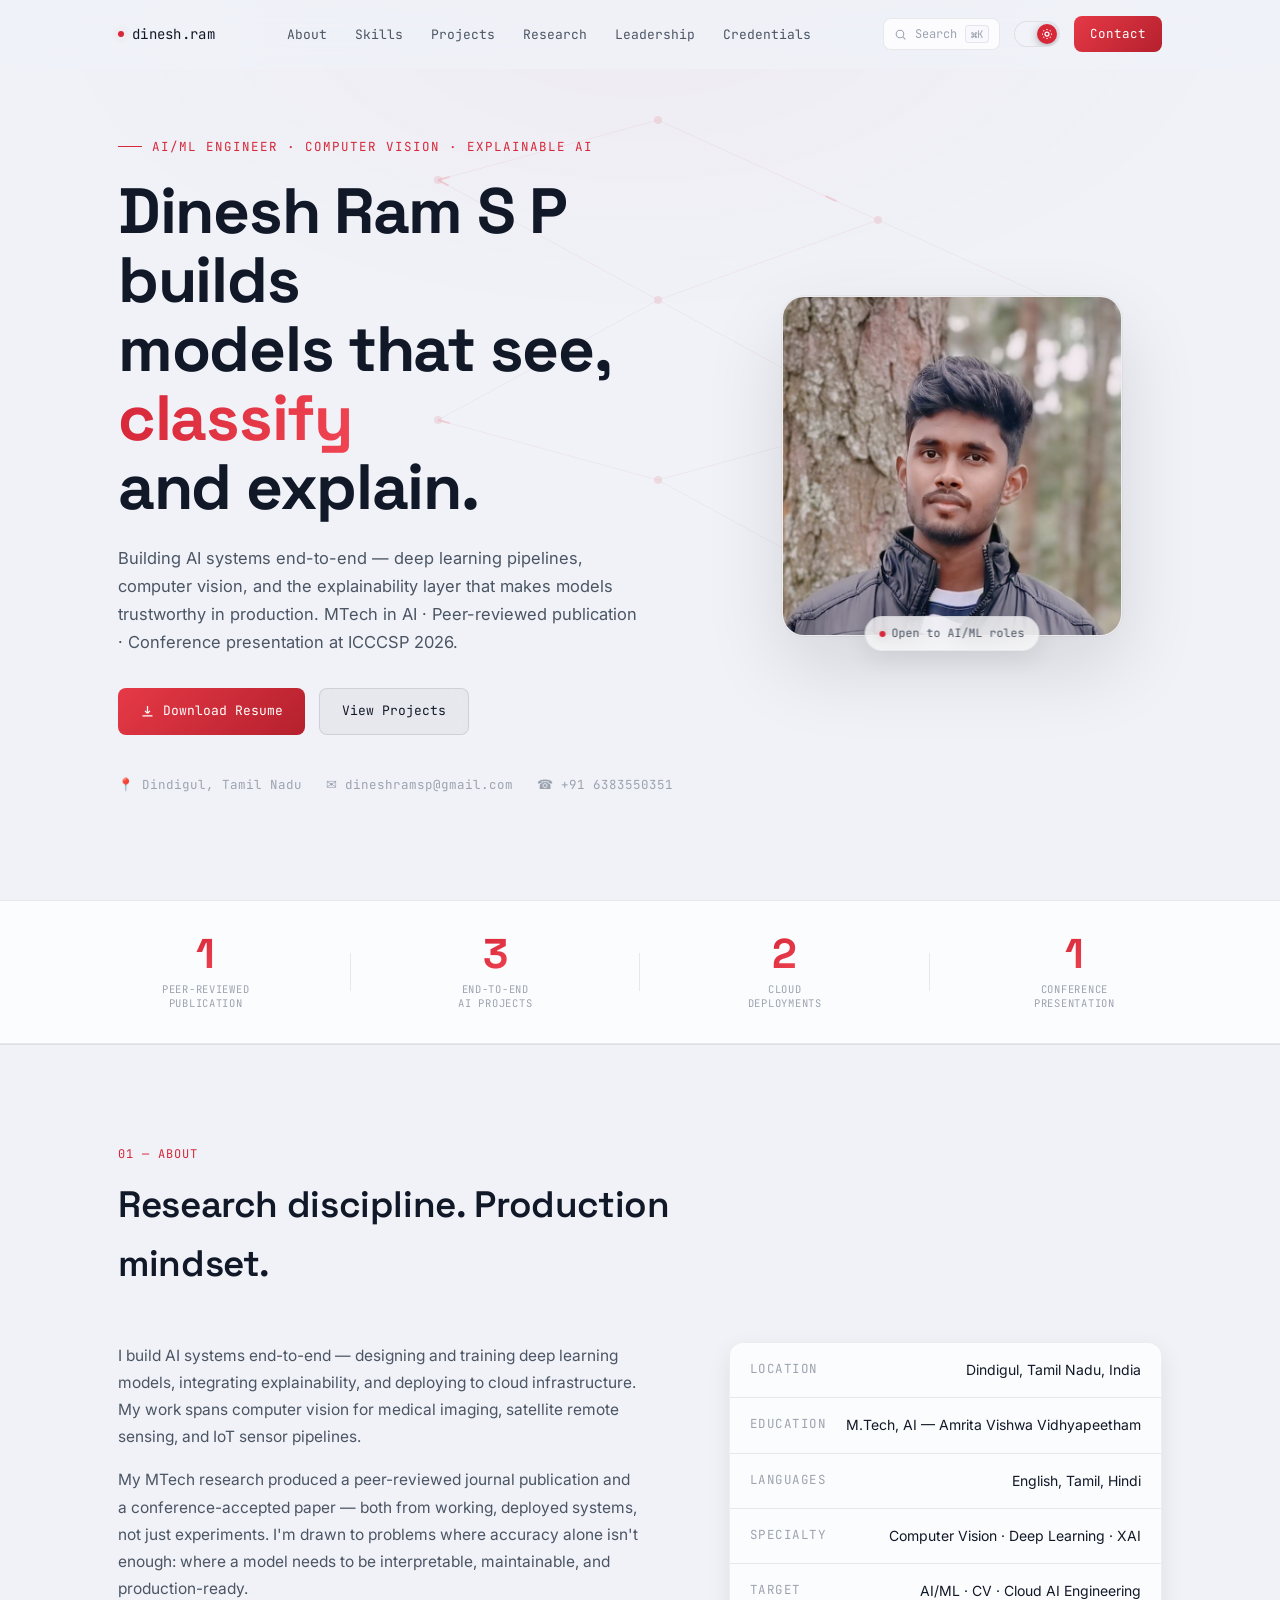
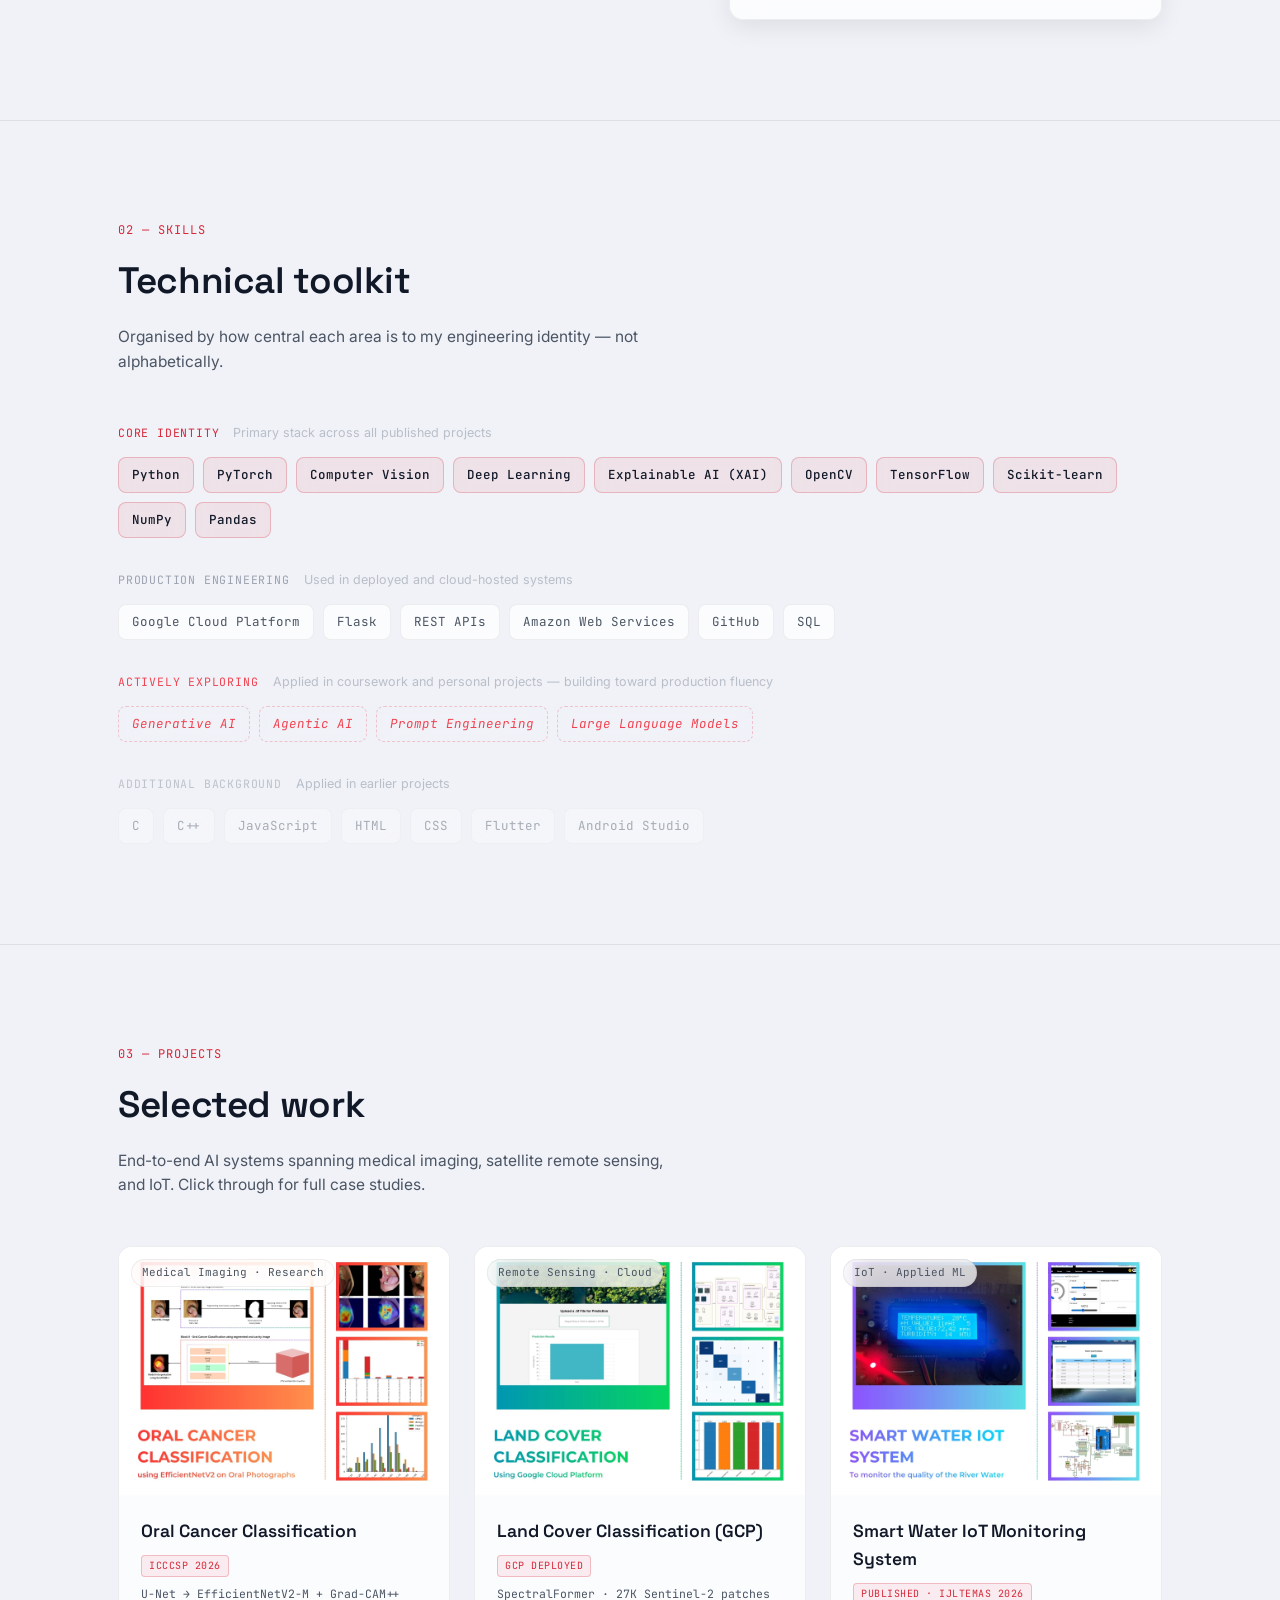
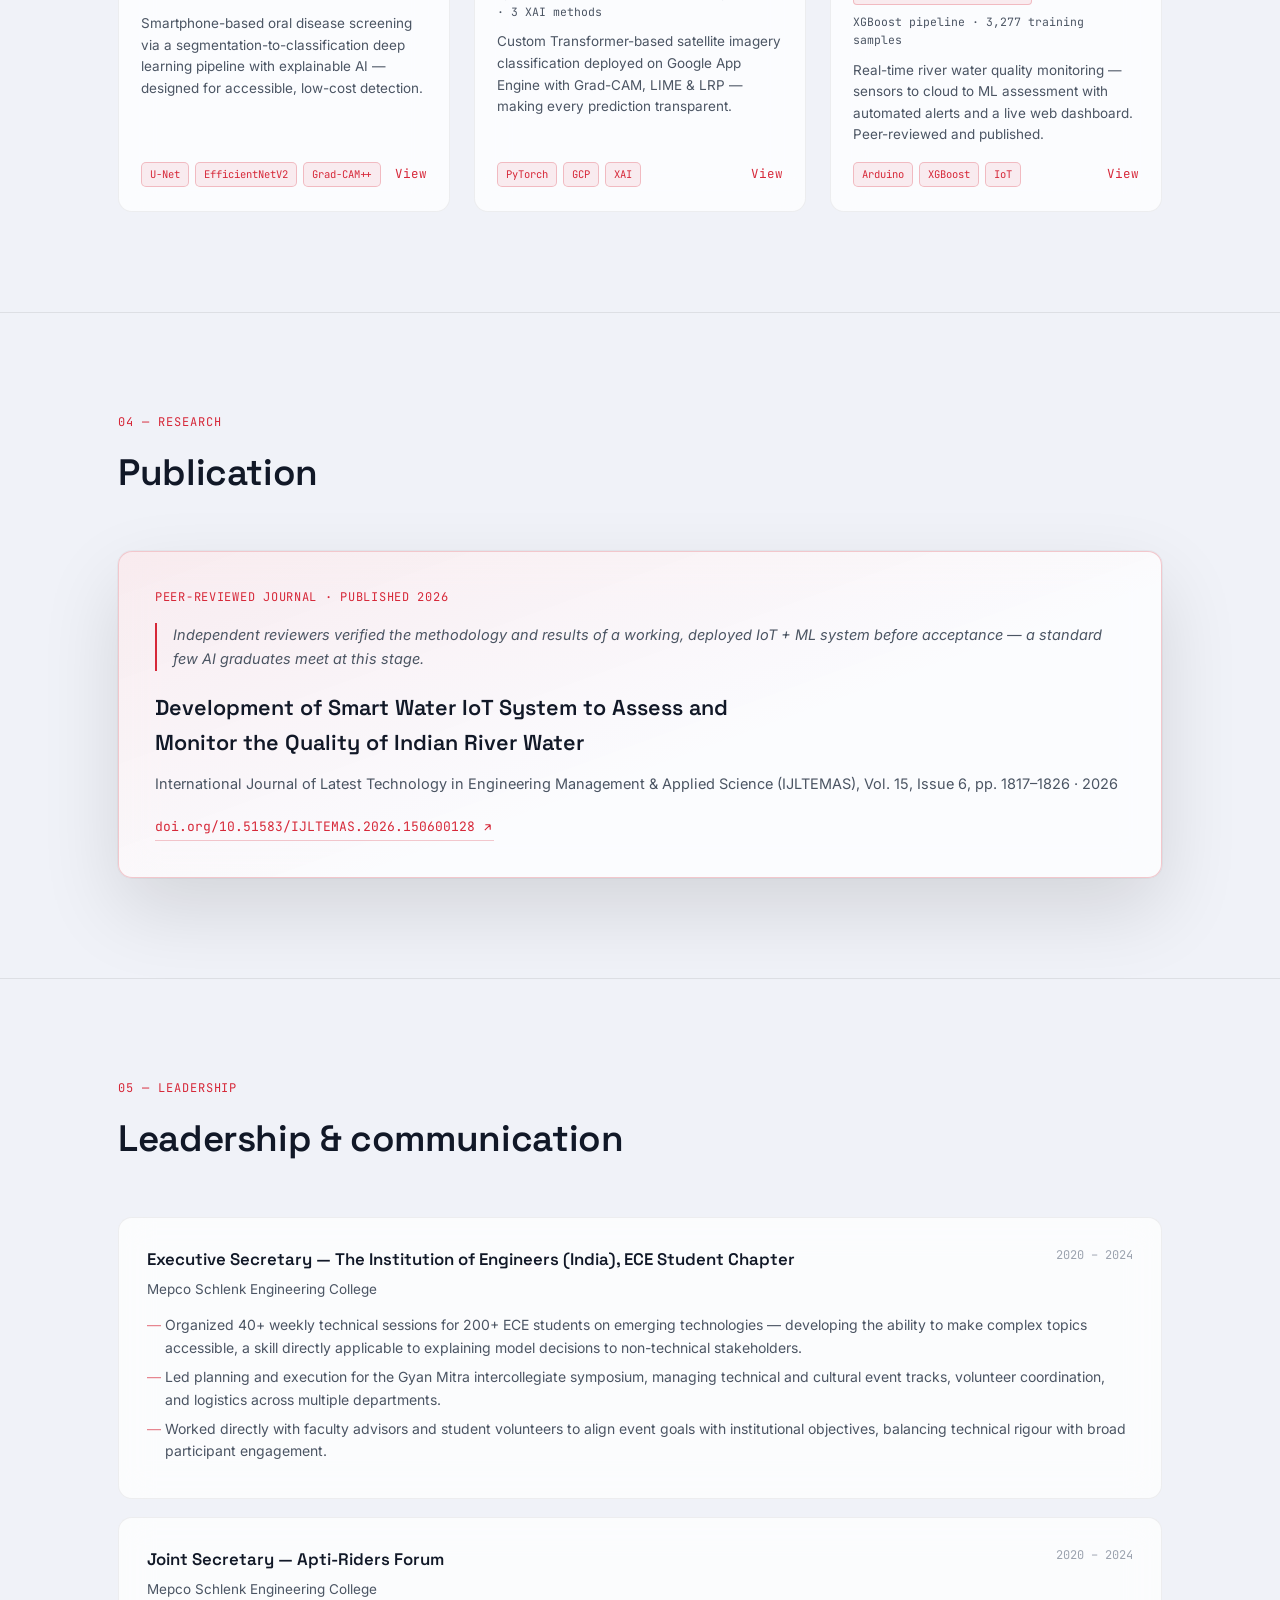
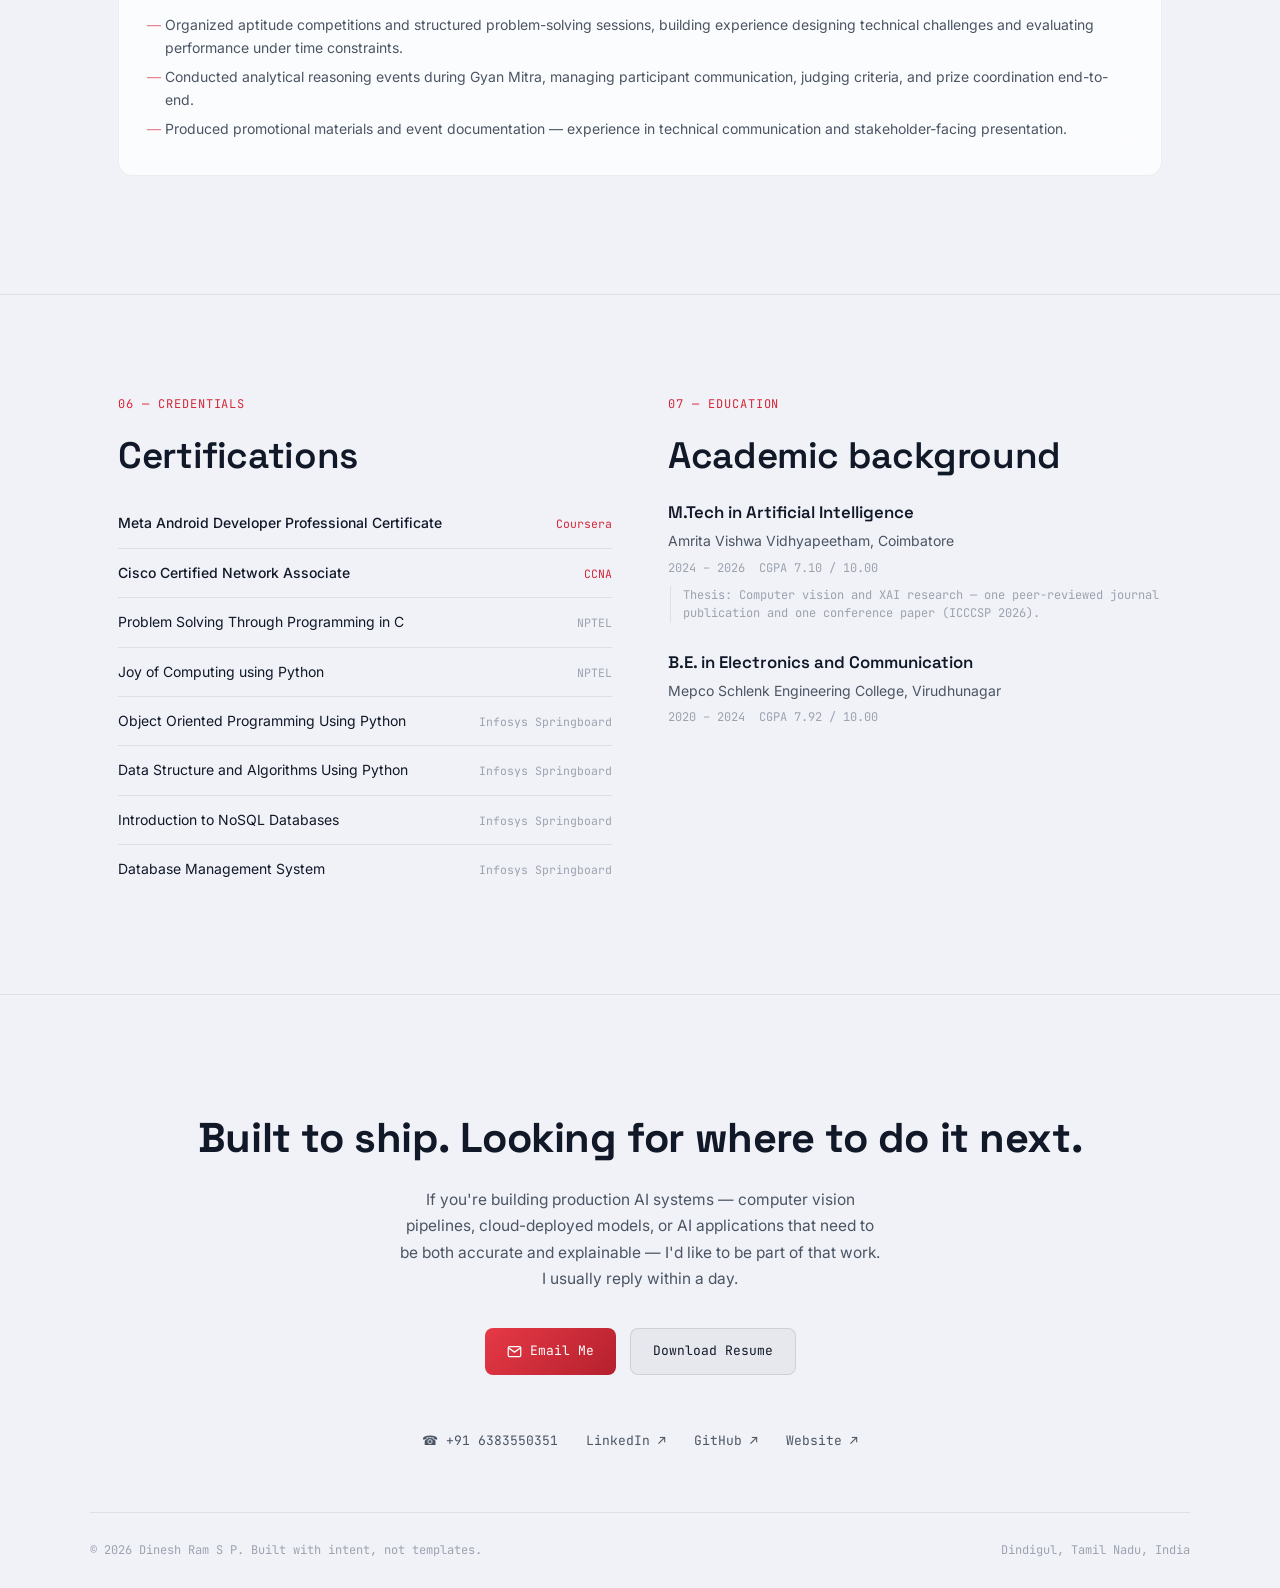
<file: index.html>
<!doctype html>
<html lang="en">
  <head>
    <meta charset="UTF-8" />
    <meta name="viewport" content="width=device-width, initial-scale=1.0" />
    <title>Dinesh Ram S P — AI/ML Engineer · Computer Vision · Explainable AI</title>
    <meta
      name="description"
      content="Dinesh Ram S P — AI/ML Engineer building end-to-end computer vision systems, deep learning pipelines, and cloud-deployed AI applications. Published researcher. Open to AI/ML roles."
    />
    <link rel="canonical" href="https://dreamfyre23.github.io/DineshRamSP_Portfolio/" />
    <meta name="theme-color" content="#070B0F" media="(prefers-color-scheme: dark)" />
    <meta name="theme-color" content="#F5FAF9" media="(prefers-color-scheme: light)" />
    <meta property="og:type" content="website" />
    <meta property="og:url" content="https://dreamfyre23.github.io/DineshRamSP_Portfolio/" />
    <meta property="og:title" content="Dinesh Ram S P — AI/ML Engineer" />
    <meta property="og:description" content="End-to-end AI systems — computer vision, deep learning, explainable AI, and cloud deployment. Published researcher. Open to AI/ML engineering roles." />
    <link rel="icon" href="data:image/svg+xml,<svg xmlns='http://www.w3.org/2000/svg' viewBox='0 0 32 32'><circle cx='16' cy='16' r='11' fill='%2300E6C3'/></svg>" />
    <link rel="preconnect" href="https://fonts.googleapis.com" />
    <link rel="preconnect" href="https://fonts.gstatic.com" crossorigin />
    <link href="https://fonts.googleapis.com/css2?family=Space+Grotesk:wght@400;500;600;700&family=Inter:wght@400;500;600&family=JetBrains+Mono:wght@400;500&display=swap" rel="stylesheet" />
    <link rel="stylesheet" href="./assets/css/style.css" />
    <script type="application/ld+json">
    {"@context":"https://schema.org","@type":"Person","name":"Dinesh Ram S P","jobTitle":"AI/ML Engineer","url":"https://dreamfyre23.github.io/DineshRamSP_Portfolio/","sameAs":["https://www.linkedin.com/in/dineshramsp","https://github.com/Dreamfyre23"],"knowsAbout":["Computer Vision","Deep Learning","Explainable AI","Python","PyTorch","Google Cloud Platform"]}
    </script>
  </head>
  <body>
    <!-- Interactive grid canvas background -->
    <canvas id="bg-canvas"></canvas>
    <!-- Gradient radial overlay -->
    <div class="bg-gradient"></div>
    <!-- Theme transition overlay -->
    <div id="theme-overlay"></div>
    <!-- Ambient-bg kept for neural SVG in hero (hidden behind canvas) -->
    <div class="ambient-bg" aria-hidden="true"></div>
    <div id="navMount"></div>
    <main id="top">

      <!-- HERO -->
      <section class="hero">
        <div aria-hidden="true" style="position: absolute; inset: 0; overflow: hidden; pointer-events: none;">
          <svg width="900" height="900" viewBox="0 0 900 900" fill="none" style="position:absolute;top:50%;left:60%;transform:translate(-50%,-50%);opacity:0.28;">
            <g class="neural-pulse-line">
              <line x1="120" y1="180" x2="340" y2="120" /><line x1="120" y1="180" x2="340" y2="300" />
              <line x1="120" y1="420" x2="340" y2="300" /><line x1="120" y1="420" x2="340" y2="480" />
              <line x1="340" y1="120" x2="560" y2="220" /><line x1="340" y1="300" x2="560" y2="220" />
              <line x1="340" y1="300" x2="560" y2="420" /><line x1="340" y1="480" x2="560" y2="420" />
              <line x1="340" y1="480" x2="560" y2="600" /><line x1="560" y1="220" x2="780" y2="320" />
              <line x1="560" y1="420" x2="780" y2="320" /><line x1="560" y1="420" x2="780" y2="520" />
              <line x1="560" y1="600" x2="780" y2="520" />
            </g>
            <path class="neural-signal" d="M120,180 L340,120 L560,220 L780,320" fill="none" />
            <path class="neural-signal d2" d="M120,420 L340,480 L560,600 L780,520" fill="none" />
            <path class="neural-signal d3" d="M120,180 L340,300 L560,420 L780,320" fill="none" />
            <g>
              <circle class="neural-node" cx="120" cy="180" r="4" /><circle class="neural-node" cx="120" cy="420" r="4" />
              <circle class="neural-node" cx="340" cy="120" r="4" /><circle class="neural-node" cx="340" cy="300" r="4" />
              <circle class="neural-node" cx="340" cy="480" r="4" /><circle class="neural-node" cx="560" cy="220" r="4" />
              <circle class="neural-node" cx="560" cy="420" r="4" /><circle class="neural-node" cx="560" cy="600" r="4" />
              <circle class="neural-node" cx="780" cy="320" r="4" /><circle class="neural-node" cx="780" cy="520" r="4" />
            </g>
          </svg>
        </div>
        <div class="wrap hero-inner">
          <div>
            <div class="eyebrow">
              <span class="line"></span>AI/ML Engineer · Computer Vision · Explainable AI
            </div>
            <h1 class="hero-title">
              Dinesh Ram S P builds<br />models that see,
              <span class="accent">classify</span><br />and explain.
            </h1>
            <p class="hero-desc">
              Building AI systems end-to-end — deep learning pipelines, computer vision,
              and the explainability layer that makes models trustworthy in production.
              MTech in AI · Peer-reviewed publication · Conference presentation at ICCCSP 2026.
            </p>
            <div class="hero-actions">
              <a class="btn btn-primary" href="./assets/Dinesh_Ram_S_P_Resume.pdf" data-asset-link="assets/Dinesh_Ram_S_P_Resume.pdf" download>
                <svg width="15" height="15" viewBox="0 0 24 24" fill="none" stroke="currentColor" stroke-width="2"><path d="M12 3v12m0 0l-4-4m4 4l4-4M4 19h16" /></svg>
                Download Resume
              </a>
              <a class="btn btn-secondary" href="#projects" data-section-link="projects">View Projects</a>
            </div>
            <div class="hero-meta">
              <span>📍 Dindigul, Tamil Nadu</span>
              <a href="mailto:dineshramsp@gmail.com">✉ dineshramsp@gmail.com</a>
              <a href="tel:+916383550351">☎ +91 6383550351</a>
            </div>
          </div>
          <div class="hero-photo-wrap">
            <div class="hero-photo">
              <img src="./assets/dp.jpg" alt="Portrait of Dinesh Ram S P" loading="eager" width="340" height="340" />
            </div>
            <div class="hero-photo-tag">
              <span class="dot"></span>Open to AI/ML roles
            </div>
          </div>
        </div>
      </section>

      <!-- STATS STRIP -->
      <div class="stats-strip" aria-label="Key credentials at a glance">
        <div class="wrap stats-inner">
          <div class="stat-item">
            <span class="stat-number">1</span>
            <span class="stat-label">Peer-Reviewed<br />Publication</span>
          </div>
          <div class="stat-divider" aria-hidden="true"></div>
          <div class="stat-item">
            <span class="stat-number">3</span>
            <span class="stat-label">End-to-End<br />AI Projects</span>
          </div>
          <div class="stat-divider" aria-hidden="true"></div>
          <div class="stat-item">
            <span class="stat-number">2</span>
            <span class="stat-label">Cloud<br />Deployments</span>
          </div>
          <div class="stat-divider" aria-hidden="true"></div>
          <div class="stat-item">
            <span class="stat-number">1</span>
            <span class="stat-label">Conference<br />Presentation</span>
          </div>
        </div>
      </div>

      <hr class="divider" />

      <!-- ABOUT -->
      <section id="about" class="section-pad">
        <div class="wrap">
          <div class="section-head reveal">
            <span class="section-eyebrow">01 — About</span>
            <h2 class="section-title">Research discipline. Production mindset.</h2>
          </div>
          <div class="about-grid">
            <div class="about-text reveal">
              <p>
                I build AI systems end-to-end — designing and training deep learning models,
                integrating explainability, and deploying to cloud infrastructure. My work spans
                computer vision for medical imaging, satellite remote sensing, and IoT sensor pipelines.
              </p>
              <p>
                My MTech research produced a peer-reviewed journal publication and a conference-accepted
                paper — both from working, deployed systems, not just experiments. I'm drawn to problems
                where accuracy alone isn't enough: where a model needs to be interpretable, maintainable,
                and production-ready.
              </p>
            </div>
            <div class="about-facts reveal">
              <div class="fact-row">
                <span class="fact-label">LOCATION</span><span class="fact-value">Dindigul, Tamil Nadu, India</span>
              </div>
              <div class="fact-row">
                <span class="fact-label">EDUCATION</span><span class="fact-value">M.Tech, AI — Amrita Vishwa Vidhyapeetham</span>
              </div>
              <div class="fact-row">
                <span class="fact-label">LANGUAGES</span><span class="fact-value">English, Tamil, Hindi</span>
              </div>
              <div class="fact-row">
                <span class="fact-label">SPECIALTY</span><span class="fact-value">Computer Vision · Deep Learning · XAI</span>
              </div>
              <div class="fact-row">
                <span class="fact-label">TARGET</span><span class="fact-value">AI/ML · CV · Cloud AI Engineering</span>
              </div>
            </div>
          </div>
        </div>
      </section>

      <hr class="divider" />

      <!-- SKILLS -->
      <section id="skills" class="section-pad">
        <div class="wrap">
          <div class="section-head reveal">
            <span class="section-eyebrow">02 — Skills</span>
            <h2 class="section-title">Technical toolkit</h2>
            <p class="section-desc">Organised by how central each area is to my engineering identity — not alphabetically.</p>
          </div>
          <div class="skills-tiers reveal">

            <div class="skill-tier">
              <div class="skill-tier-header">
                <span class="skill-tier-label skill-tier-label--core">Core Identity</span>
                <span class="skill-tier-desc">Primary stack across all published projects</span>
              </div>
              <div class="chip-row">
                <span class="chip chip--core">Python</span>
                <span class="chip chip--core">PyTorch</span>
                <span class="chip chip--core">Computer Vision</span>
                <span class="chip chip--core">Deep Learning</span>
                <span class="chip chip--core">Explainable AI (XAI)</span>
                <span class="chip chip--core">OpenCV</span>
                <span class="chip chip--core">TensorFlow</span>
                <span class="chip chip--core">Scikit-learn</span>
                <span class="chip chip--core">NumPy</span>
                <span class="chip chip--core">Pandas</span>
              </div>
            </div>

            <div class="skill-tier">
              <div class="skill-tier-header">
                <span class="skill-tier-label">Production Engineering</span>
                <span class="skill-tier-desc">Used in deployed and cloud-hosted systems</span>
              </div>
              <div class="chip-row">
                <span class="chip">Google Cloud Platform</span>
                <span class="chip">Flask</span>
                <span class="chip">REST APIs</span>
                <span class="chip">Amazon Web Services</span>
                <span class="chip">GitHub</span>
                <span class="chip">SQL</span>
              </div>
            </div>

            <div class="skill-tier">
              <div class="skill-tier-header">
                <span class="skill-tier-label skill-tier-label--explore">Actively Exploring</span>
                <span class="skill-tier-desc">Applied in coursework and personal projects — building toward production fluency</span>
              </div>
              <div class="chip-row">
                <span class="chip chip--explore">Generative AI</span>
                <span class="chip chip--explore">Agentic AI</span>
                <span class="chip chip--explore">Prompt Engineering</span>
                <span class="chip chip--explore">Large Language Models</span>
              </div>
            </div>

            <div class="skill-tier">
              <div class="skill-tier-header">
                <span class="skill-tier-label skill-tier-label--dim">Additional Background</span>
                <span class="skill-tier-desc">Applied in earlier projects</span>
              </div>
              <div class="chip-row">
                <span class="chip chip--dim">C</span>
                <span class="chip chip--dim">C++</span>
                <span class="chip chip--dim">JavaScript</span>
                <span class="chip chip--dim">HTML</span>
                <span class="chip chip--dim">CSS</span>
                <span class="chip chip--dim">Flutter</span>
                <span class="chip chip--dim">Android Studio</span>
              </div>
            </div>

          </div>
        </div>
      </section>

      <hr class="divider" />

      <!-- PROJECTS (order: most sophisticated → most deployed → published) -->
      <section id="projects" class="section-pad">
        <div class="wrap">
          <div class="section-head reveal">
            <span class="section-eyebrow">03 — Projects</span>
            <h2 class="section-title">Selected work</h2>
            <p class="section-desc">End-to-end AI systems spanning medical imaging, satellite remote sensing, and IoT. Click through for full case studies.</p>
          </div>
          <div class="projects-grid reveal">

            <a class="project-card-link" href="./projects/oral-cancer-classification.html">
              <div class="project-card">
                <div class="project-cover" style="--vt-name: project-cover-oral">
                  <span class="project-cover-tag">Medical Imaging · Research</span>
                  <img src="./assets/covers/oral-cancer.jpg" alt="Oral Cancer Classification cover" data-fallback-icon="🔬" data-fallback-label="Cover pending" style="view-transition-name: project-cover-oral" />
                </div>
                <div class="project-card-body">
                  <div class="project-card-title">Oral Cancer Classification</div>
                  <div class="project-card-outcome">
                    <span class="outcome-badge">ICCCSP 2026</span>
                    U-Net → EfficientNetV2-M + Grad-CAM++
                  </div>
                  <p class="project-card-desc">Smartphone-based oral disease screening via a segmentation-to-classification deep learning pipeline with explainable AI — designed for accessible, low-cost detection.</p>
                  <div class="project-card-footer">
                    <div class="project-card-stack"><span>U-Net</span><span>EfficientNetV2</span><span>Grad-CAM++</span></div>
                    <span class="project-card-arrow">View</span>
                  </div>
                </div>
              </div>
            </a>

            <a class="project-card-link" href="./projects/land-cover-classification-gcp.html">
              <div class="project-card">
                <div class="project-cover" style="--vt-name: project-cover-landcover">
                  <span class="project-cover-tag">Remote Sensing · Cloud</span>
                  <img src="./assets/covers/land-cover.jpg" alt="Land Cover Classification on GCP cover" data-fallback-icon="🛰️" data-fallback-label="Cover pending" style="view-transition-name: project-cover-landcover" />
                </div>
                <div class="project-card-body">
                  <div class="project-card-title">Land Cover Classification (GCP)</div>
                  <div class="project-card-outcome">
                    <span class="outcome-badge">GCP Deployed</span>
                    SpectralFormer · 27K Sentinel-2 patches · 3 XAI methods
                  </div>
                  <p class="project-card-desc">Custom Transformer-based satellite imagery classification deployed on Google App Engine with Grad-CAM, LIME &amp; LRP — making every prediction transparent.</p>
                  <div class="project-card-footer">
                    <div class="project-card-stack"><span>PyTorch</span><span>GCP</span><span>XAI</span></div>
                    <span class="project-card-arrow">View</span>
                  </div>
                </div>
              </div>
            </a>

            <a class="project-card-link" href="./projects/smart-water-quality-monitoring.html">
              <div class="project-card">
                <div class="project-cover" style="--vt-name: project-cover-water">
                  <span class="project-cover-tag">IoT · Applied ML</span>
                  <img src="./assets/covers/smart-water.jpg" alt="Smart Water IoT Monitoring System cover" data-fallback-icon="🌊" data-fallback-label="Cover pending" style="view-transition-name: project-cover-water" />
                </div>
                <div class="project-card-body">
                  <div class="project-card-title">Smart Water IoT Monitoring System</div>
                  <div class="project-card-outcome">
                    <span class="outcome-badge">Published · IJLTEMAS 2026</span>
                    XGBoost pipeline · 3,277 training samples
                  </div>
                  <p class="project-card-desc">Real-time river water quality monitoring — sensors to cloud to ML assessment with automated alerts and a live web dashboard. Peer-reviewed and published.</p>
                  <div class="project-card-footer">
                    <div class="project-card-stack"><span>Arduino</span><span>XGBoost</span><span>IoT</span></div>
                    <span class="project-card-arrow">View</span>
                  </div>
                </div>
              </div>
            </a>

          </div>
        </div>
      </section>

      <hr class="divider" />

      <!-- PUBLICATION -->
      <section id="publication" class="section-pad">
        <div class="wrap">
          <div class="section-head reveal">
            <span class="section-eyebrow">04 — Research</span>
            <h2 class="section-title">Publication</h2>
          </div>
          <div class="pub-card reveal">
            <span class="pub-icon-label">Peer-Reviewed Journal · Published 2026</span>
            <p class="pub-achievement">
              Independent reviewers verified the methodology and results of a working, deployed
              IoT + ML system before acceptance — a standard few AI graduates meet at this stage.
            </p>
            <div class="pub-title">
              Development of Smart Water IoT System to Assess and Monitor the Quality of Indian River Water
            </div>
            <div class="pub-meta">
              International Journal of Latest Technology in Engineering Management &amp; Applied Science
              (IJLTEMAS), Vol. 15, Issue 6, pp. 1817–1826 · 2026
            </div>
            <a class="pub-doi" href="https://doi.org/10.51583/IJLTEMAS.2026.150600128" target="_blank" rel="noopener noreferrer">
              doi.org/10.51583/IJLTEMAS.2026.150600128
              <svg width="13" height="13" viewBox="0 0 24 24" fill="none" stroke="currentColor" stroke-width="2"><path d="M7 17L17 7M17 7H8M17 7v9" /></svg>
            </a>
          </div>
        </div>
      </section>

      <hr class="divider" />

      <!-- LEADERSHIP -->
      <section id="leadership" class="section-pad">
        <div class="wrap">
          <div class="section-head reveal">
            <span class="section-eyebrow">05 — Leadership</span>
            <h2 class="section-title">Leadership &amp; communication</h2>
          </div>

          <div class="lead-card reveal">
            <div class="lead-top">
              <div class="lead-role">Executive Secretary — The Institution of Engineers (India), ECE Student Chapter</div>
              <div class="lead-date">2020 – 2024</div>
            </div>
            <div class="lead-org">Mepco Schlenk Engineering College</div>
            <ul class="lead-bullets">
              <li>Organized 40+ weekly technical sessions for 200+ ECE students on emerging technologies — developing the ability to make complex topics accessible, a skill directly applicable to explaining model decisions to non-technical stakeholders.</li>
              <li>Led planning and execution for the Gyan Mitra intercollegiate symposium, managing technical and cultural event tracks, volunteer coordination, and logistics across multiple departments.</li>
              <li>Worked directly with faculty advisors and student volunteers to align event goals with institutional objectives, balancing technical rigour with broad participant engagement.</li>
            </ul>
          </div>

          <div class="lead-card reveal">
            <div class="lead-top">
              <div class="lead-role">Joint Secretary — Apti-Riders Forum</div>
              <div class="lead-date">2020 – 2024</div>
            </div>
            <div class="lead-org">Mepco Schlenk Engineering College</div>
            <ul class="lead-bullets">
              <li>Organized aptitude competitions and structured problem-solving sessions, building experience designing technical challenges and evaluating performance under time constraints.</li>
              <li>Conducted analytical reasoning events during Gyan Mitra, managing participant communication, judging criteria, and prize coordination end-to-end.</li>
              <li>Produced promotional materials and event documentation — experience in technical communication and stakeholder-facing presentation.</li>
            </ul>
          </div>
        </div>
      </section>

      <hr class="divider" />

      <!-- CERTIFICATIONS + EDUCATION -->
      <section class="section-pad" id="credentials">
        <div class="wrap">
          <div class="split-grid">

            <div class="reveal" id="certifications">
              <span class="section-eyebrow">06 — Credentials</span>
              <h2 class="section-title section-title--compact">Certifications</h2>
              <ul class="cert-list">
                <li class="cert-item cert-item--featured">
                  <span class="cert-name">Meta Android Developer Professional Certificate</span><span class="cert-issuer cert-issuer--featured">Coursera</span>
                </li>
                <li class="cert-item cert-item--featured">
                  <span class="cert-name">Cisco Certified Network Associate</span><span class="cert-issuer cert-issuer--featured">CCNA</span>
                </li>
                <li class="cert-item">
                  <span class="cert-name">Problem Solving Through Programming in C</span><span class="cert-issuer">NPTEL</span>
                </li>
                <li class="cert-item">
                  <span class="cert-name">Joy of Computing using Python</span><span class="cert-issuer">NPTEL</span>
                </li>
                <li class="cert-item">
                  <span class="cert-name">Object Oriented Programming Using Python</span><span class="cert-issuer">Infosys Springboard</span>
                </li>
                <li class="cert-item">
                  <span class="cert-name">Data Structure and Algorithms Using Python</span><span class="cert-issuer">Infosys Springboard</span>
                </li>
                <li class="cert-item">
                  <span class="cert-name">Introduction to NoSQL Databases</span><span class="cert-issuer">Infosys Springboard</span>
                </li>
                <li class="cert-item">
                  <span class="cert-name">Database Management System</span><span class="cert-issuer">Infosys Springboard</span>
                </li>
              </ul>
            </div>

            <div class="reveal" id="education">
              <span class="section-eyebrow">07 — Education</span>
              <h2 class="section-title section-title--compact">Academic background</h2>
              <div class="edu-item">
                <div class="edu-degree">M.Tech in Artificial Intelligence</div>
                <div class="edu-school">Amrita Vishwa Vidhyapeetham, Coimbatore</div>
                <div class="edu-meta"><span>2024 – 2026</span><span>CGPA 7.10 / 10.00</span></div>
                <p class="edu-note">Thesis: Computer vision and XAI research — one peer-reviewed journal publication and one conference paper (ICCCSP 2026).</p>
              </div>
              <div class="edu-item">
                <div class="edu-degree">B.E. in Electronics and Communication</div>
                <div class="edu-school">Mepco Schlenk Engineering College, Virudhunagar</div>
                <div class="edu-meta"><span>2020 – 2024</span><span>CGPA 7.92 / 10.00</span></div>
              </div>
            </div>

          </div>
        </div>
      </section>

      <hr class="divider" />

      <!-- CONTACT -->
      <section id="contact" class="contact-section">
        <div class="wrap reveal">
          <h2 class="contact-title">Built to ship. Looking for where to do it next.</h2>
          <p class="contact-desc">
            If you're building production AI systems — computer vision pipelines, cloud-deployed
            models, or AI applications that need to be both accurate and explainable — I'd like
            to be part of that work. I usually reply within a day.
          </p>
          <div class="contact-actions">
            <a class="btn btn-primary" href="mailto:dineshramsp@gmail.com">
              <svg width="15" height="15" viewBox="0 0 24 24" fill="none" stroke="currentColor" stroke-width="2"><path d="M22 6l-10 7L2 6" /><rect x="2" y="4" width="20" height="16" rx="2" /></svg>
              Email Me
            </a>
            <a class="btn btn-secondary" href="./assets/Dinesh_Ram_S_P_Resume.pdf" data-asset-link="assets/Dinesh_Ram_S_P_Resume.pdf" download>Download Resume</a>
          </div>
          <div class="contact-links">
            <a href="tel:+916383550351">☎ +91 6383550351</a>
            <a href="https://www.linkedin.com/in/dineshramsp" target="_blank" rel="noopener noreferrer">LinkedIn ↗</a>
            <a href="https://github.com/Dreamfyre23" target="_blank" rel="noopener noreferrer">GitHub ↗</a>
            <a href="https://dreamfyre23.github.io/DineshRamSP_Portfolio/" target="_blank" rel="noopener noreferrer">Website ↗</a>
          </div>
        </div>
      </section>
    </main>

    <div id="footerMount"></div>
    <script src="./assets/js/main.js"></script>
  </body>
</html>
</file>
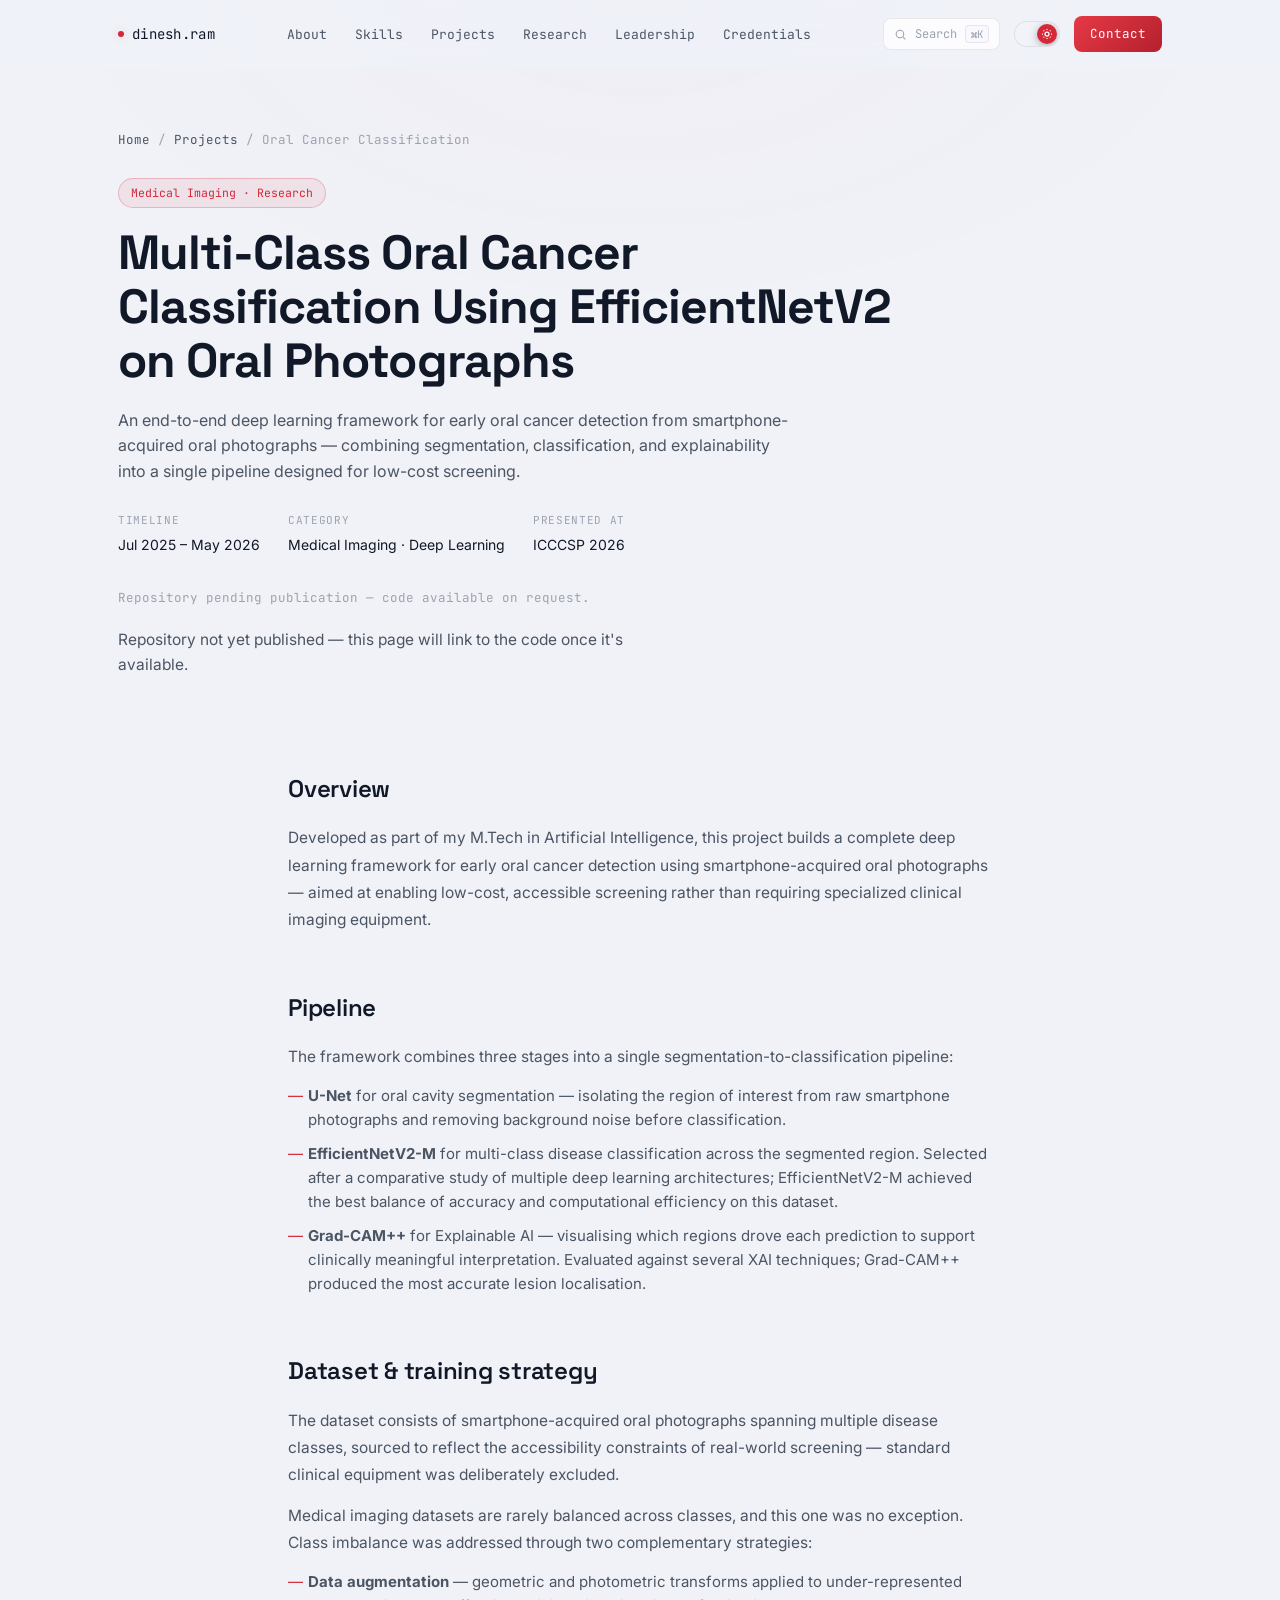
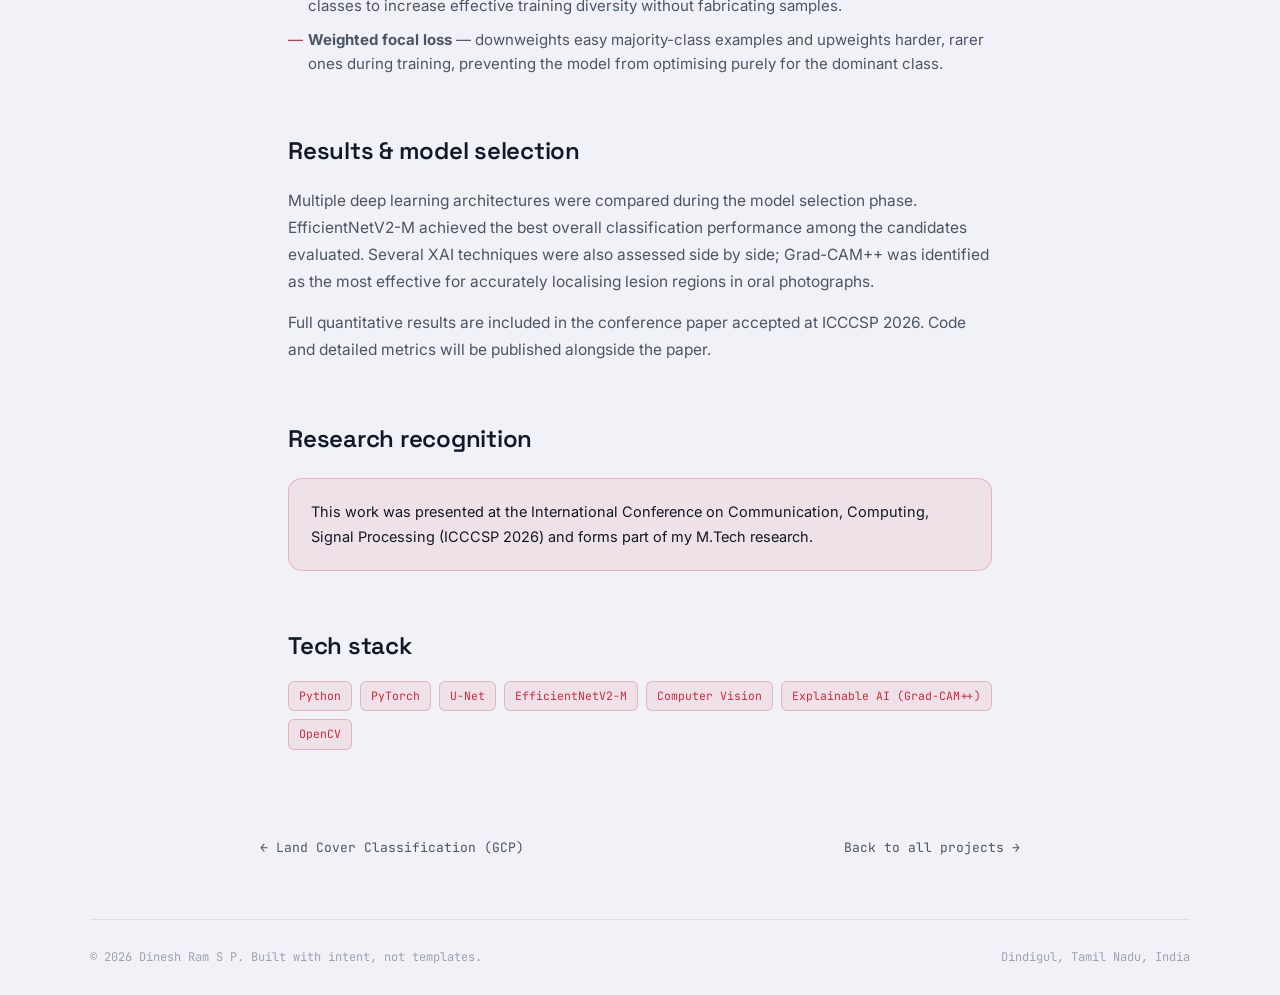
<file: projects/oral-cancer-classification.html>
<!doctype html>
<html lang="en">
  <head>
    <meta charset="UTF-8" />
    <meta name="viewport" content="width=device-width, initial-scale=1.0" />
    <title>Oral Cancer Classification — Dinesh Ram S P</title>
    <meta
      name="description"
      content="An end-to-end deep learning framework combining U-Net segmentation, EfficientNetV2-M classification, and Grad-CAM++ explainability for early oral cancer detection."
    />

    <link rel="preconnect" href="https://fonts.googleapis.com" />
    <link rel="preconnect" href="https://fonts.gstatic.com" crossorigin />
    <link
      href="https://fonts.googleapis.com/css2?family=Space+Grotesk:wght@400;500;600;700&family=Inter:wght@400;500;600&family=JetBrains+Mono:wght@400;500&display=swap"
      rel="stylesheet"
    />
    <link rel="stylesheet" href="../assets/css/style.css" />
  </head>
  <body>
    <canvas id="bg-canvas"></canvas>
    <div class="bg-gradient"></div>
    <div id="theme-overlay"></div>
    <div class="ambient-bg" aria-hidden="true"></div>

    <div id="navMount"></div>

    <main>
      <section class="proj-hero">
        <div class="wrap">
          <div class="proj-breadcrumb reveal">
            <a href="../index.html" data-home-link>Home</a>
            <span>/</span>
            <a href="../index.html#projects" data-section-link="projects"
              >Projects</a
            >
            <span>/</span>
            <span>Oral Cancer Classification</span>
          </div>

          <span class="proj-tag reveal">Medical Imaging · Research</span>
          <h1 class="proj-title reveal">
            Multi-Class Oral Cancer Classification Using EfficientNetV2 on Oral
            Photographs
          </h1>
          <p class="proj-summary reveal">
            An end-to-end deep learning framework for early oral cancer
            detection from smartphone-acquired oral photographs — combining
            segmentation, classification, and explainability into a single
            pipeline designed for low-cost screening.
          </p>

          <div class="proj-meta-row reveal">
            <div class="proj-meta-item">
              <span>Timeline</span><span>Jul 2025 – May 2026</span>
            </div>
            <div class="proj-meta-item">
              <span>Category</span><span>Medical Imaging · Deep Learning</span>
            </div>
            <div class="proj-meta-item">
              <span>Presented at</span><span>ICCCSP 2026</span>
            </div>
          </div>

          <div class="proj-actions reveal">
            <p class="section-desc" style="font-family: var(--font-mono); font-size: 12.5px; color: var(--text-dimmer); margin: 0;">
              Repository pending publication — code available on request.
            </p>
          </div>
          <p
            class="section-desc reveal"
            style="margin-top: -24px; margin-bottom: 32px"
          >
            Repository not yet published — this page will link to the code once
            it's available.
          </p>
        </div>
      </section>

      <div class="wrap proj-body">
        <section class="proj-section reveal">
          <h2>Overview</h2>
          <p>
            Developed as part of my M.Tech in Artificial Intelligence, this
            project builds a complete deep learning framework for early oral
            cancer detection using smartphone-acquired oral photographs — aimed
            at enabling low-cost, accessible screening rather than requiring
            specialized clinical imaging equipment.
          </p>
        </section>

        <section class="proj-section reveal">
          <h2>Pipeline</h2>
          <p>
            The framework combines three stages into a single
            segmentation-to-classification pipeline:
          </p>
          <ul>
            <li>
              <strong>U-Net</strong> for oral cavity segmentation — isolating the
              region of interest from raw smartphone photographs and removing
              background noise before classification.
            </li>
            <li>
              <strong>EfficientNetV2-M</strong> for multi-class disease
              classification across the segmented region. Selected after a
              comparative study of multiple deep learning architectures;
              EfficientNetV2-M achieved the best balance of accuracy and
              computational efficiency on this dataset.
            </li>
            <li>
              <strong>Grad-CAM++</strong> for Explainable AI — visualising which
              regions drove each prediction to support clinically meaningful
              interpretation. Evaluated against several XAI techniques;
              Grad-CAM++ produced the most accurate lesion localisation.
            </li>
          </ul>
        </section>

        <section class="proj-section reveal">
          <h2>Dataset &amp; training strategy</h2>
          <p>
            The dataset consists of smartphone-acquired oral photographs spanning
            multiple disease classes, sourced to reflect the accessibility
            constraints of real-world screening — standard clinical equipment
            was deliberately excluded.
          </p>
          <p>
            Medical imaging datasets are rarely balanced across classes, and this
            one was no exception. Class imbalance was addressed through two
            complementary strategies:
          </p>
          <ul>
            <li>
              <strong>Data augmentation</strong> — geometric and photometric
              transforms applied to under-represented classes to increase
              effective training diversity without fabricating samples.
            </li>
            <li>
              <strong>Weighted focal loss</strong> — downweights easy majority-class
              examples and upweights harder, rarer ones during training, preventing
              the model from optimising purely for the dominant class.
            </li>
          </ul>
        </section>

        <section class="proj-section reveal">
          <h2>Results &amp; model selection</h2>
          <p>
            Multiple deep learning architectures were compared during the model
            selection phase. EfficientNetV2-M achieved the best overall
            classification performance among the candidates evaluated. Several
            XAI techniques were also assessed side by side; Grad-CAM++ was
            identified as the most effective for accurately localising lesion
            regions in oral photographs.
          </p>
          <p>
            Full quantitative results are included in the conference paper
            accepted at ICCCSP 2026. Code and detailed metrics will be published
            alongside the paper.
          </p>
        </section>



        <section class="proj-section reveal">
          <h2>Research recognition</h2>
          <div class="callout">
            <p>
              This work was presented at the International Conference on
              Communication, Computing, Signal Processing (ICCCSP 2026) and
              forms part of my M.Tech research.
            </p>
          </div>
        </section>

        <section class="proj-section reveal">
          <h2>Tech stack</h2>
          <div class="stack-row">
            <span class="stack-tag">Python</span
            ><span class="stack-tag">PyTorch</span
            ><span class="stack-tag">U-Net</span
            ><span class="stack-tag">EfficientNetV2-M</span
            ><span class="stack-tag">Computer Vision</span
            ><span class="stack-tag">Explainable AI (Grad-CAM++)</span
            ><span class="stack-tag">OpenCV</span>
          </div>
        </section>
      </div>

      <div class="proj-nav-footer reveal">
        <a href="./land-cover-classification-gcp.html"
          >← Land Cover Classification (GCP)</a
        >
        <a href="../index.html#projects" data-section-link="projects"
          >Back to all projects →</a
        >
      </div>
    </main>

    <div id="footerMount"></div>

    <script src="../assets/js/main.js"></script>
  </body>
</html>
</file>
<file: assets/css/style.css>
/* ============================================================
   DINESH RAM S P — PORTFOLIO STYLESHEET
   Design Foundation: Sathyam Auto Finance design language
   Palette: Deep dark · Crimson accent · Glass surfaces
   ============================================================ */

@view-transition {
  navigation: auto;
}

/* ============================================================
   DESIGN TOKENS
   ============================================================ */
:root {
  /* Dark theme (default) */
  --bg: #0d0f14;
  --bg-grad-a: #0d0f14;
  --bg-grad-b: #13080e;
  --bg-grad-c: #0a1020;

  --surface: rgba(18, 20, 28, 0.72);
  --surface-solid: #12141c;
  --surface-2: rgba(24, 26, 36, 0.60);

  --card-bg: rgba(18, 20, 28, 0.72);
  --card-border: rgba(255, 255, 255, 0.07);
  --card-shadow: 0 32px 80px rgba(0, 0, 0, 0.6), 0 0 0 1px rgba(255, 255, 255, 0.04);

  --border: rgba(255, 255, 255, 0.07);
  --border-hover: rgba(255, 255, 255, 0.14);

  --text: #f0f0f5;
  --text-dim: #8b8fa8;
  --text-dimmer: #555870;

  --accent: #e63946;
  --accent-glow: rgba(230, 57, 70, 0.35);
  --accent-dim: rgba(230, 57, 70, 0.12);
  --accent-line: rgba(230, 57, 70, 0.30);
  --accent-dark: #b5202d;
  --accent-light: #ff5f6d;

  --btn-primary-bg: linear-gradient(135deg, #e63946 0%, #c1121f 100%);
  --btn-secondary-bg: rgba(255, 255, 255, 0.06);
  --btn-secondary-border: rgba(255, 255, 255, 0.12);

  --grid-glow: rgba(230, 57, 70, 0.9);
  --grid-base: rgba(255, 255, 255, 0.03);

  --header-bg: rgba(13, 15, 20, 0.85);
  --header-border: rgba(255, 255, 255, 0.06);

  --shadow: 0 32px 80px rgba(0, 0, 0, 0.6), 0 0 0 1px rgba(255, 255, 255, 0.04);
  --shadow-sm: 0 8px 32px rgba(0, 0, 0, 0.4);
  --scrim: rgba(13, 15, 20, 0.85);

  --font-display: 'Space Grotesk', sans-serif;
  --font-body: 'Inter', sans-serif;
  --font-mono: 'JetBrains Mono', monospace;

  --maxw: 1100px;
  --radius-sm: 8px;
  --radius: 14px;
  --radius-lg: 22px;
  --radius-xl: 28px;
}

/* ---------- LIGHT THEME ---------- */
html[data-theme="light"] {
  --bg: #f0f2f8;
  --bg-grad-a: #e8ecf5;
  --bg-grad-b: #f5e8ec;
  --bg-grad-c: #e8f0f8;

  --surface: rgba(255, 255, 255, 0.75);
  --surface-solid: #ffffff;
  --surface-2: rgba(248, 248, 255, 0.80);

  --card-bg: rgba(255, 255, 255, 0.75);
  --card-border: rgba(0, 0, 0, 0.06);
  --card-shadow: 0 32px 80px rgba(0, 0, 0, 0.12), 0 0 0 1px rgba(0, 0, 0, 0.04);

  --border: rgba(0, 0, 0, 0.08);
  --border-hover: rgba(0, 0, 0, 0.15);

  --text: #111827;
  --text-dim: #4b5563;
  --text-dimmer: #9ca3af;

  --accent: #d62839;
  --accent-glow: rgba(214, 40, 57, 0.20);
  --accent-dim: rgba(214, 40, 57, 0.08);
  --accent-line: rgba(214, 40, 57, 0.25);
  --accent-dark: #a81e2c;
  --accent-light: #f04452;

  --btn-primary-bg: linear-gradient(135deg, #e63946 0%, #b5202d 100%);
  --btn-secondary-bg: rgba(0, 0, 0, 0.04);
  --btn-secondary-border: rgba(0, 0, 0, 0.10);

  --grid-glow: rgba(59, 130, 246, 0.9);
  --grid-base: rgba(0, 0, 0, 0.03);

  --header-bg: rgba(240, 242, 248, 0.88);
  --header-border: rgba(0, 0, 0, 0.07);

  --shadow: 0 32px 80px rgba(0, 0, 0, 0.12), 0 0 0 1px rgba(0, 0, 0, 0.04);
  --shadow-sm: 0 8px 24px rgba(0, 0, 0, 0.08);
  --scrim: rgba(240, 242, 248, 0.88);
}

/* ============================================================
   RESET & BASE
   ============================================================ */
*, *::before, *::after {
  box-sizing: border-box;
  margin: 0;
  padding: 0;
}

html {
  font-size: 16px;
  scroll-behavior: smooth;
  -webkit-text-size-adjust: 100%;
}

@media (prefers-reduced-motion: reduce) {
  html { scroll-behavior: auto; }
  *, *::before, *::after {
    animation-duration: 0.01ms !important;
    animation-iteration-count: 1 !important;
    transition-duration: 0.01ms !important;
  }
}

body {
  font-family: var(--font-body);
  background: var(--bg);
  color: var(--text);
  min-height: 100dvh;
  line-height: 1.6;
  -webkit-font-smoothing: antialiased;
  overflow-x: hidden;
  transition: color 0.4s ease, background 0.4s ease;
}

::selection { background: var(--accent); color: #fff; }
a { color: inherit; text-decoration: none; }
img { max-width: 100%; display: block; }
.wrap { max-width: var(--maxw); margin: 0 auto; padding: 0 28px; }
section { position: relative; }
.divider { height: 1px; background: var(--border); border: none; margin: 0; }

:focus-visible {
  outline: 2px solid var(--accent);
  outline-offset: 3px;
  border-radius: 4px;
}

/* ============================================================
   BACKGROUND — Animated Grid Canvas
   ============================================================ */
#bg-canvas {
  position: fixed;
  inset: 0;
  width: 100%;
  height: 100%;
  z-index: 0;
  pointer-events: none;
}

.bg-gradient {
  position: fixed;
  inset: 0;
  z-index: 1;
  pointer-events: none;
  background: radial-gradient(
    ellipse 80% 60% at 50% 0%,
    rgba(230, 57, 70, 0.06) 0%,
    transparent 60%
  ),
  radial-gradient(
    ellipse 60% 50% at 100% 100%,
    rgba(193, 18, 31, 0.04) 0%,
    transparent 60%
  );
  transition: opacity 0.6s ease;
}

html[data-theme="light"] .bg-gradient {
  background: radial-gradient(
    ellipse 80% 60% at 50% 0%,
    rgba(214, 40, 57, 0.04) 0%,
    transparent 60%
  );
}

/* Theme transition overlay — direct port from Sathyam Auto Finance
   Origin is set via CSS custom properties so it doesn't conflict with
   the transform transition. scale(6) from inset:0 covers all corners. */
#theme-overlay {
  position: fixed;
  inset: 0;
  z-index: 9999;
  pointer-events: none;
  border-radius: 50%;
  transform: scale(0);
  transform-origin: var(--origin-x, 50%) var(--origin-y, 50%);
  transition: none;
}

#theme-overlay.expanding {
  transform: scale(6);
  transition: transform 0.55s cubic-bezier(0.22, 1, 0.36, 1);
}

/* ============================================================
   NAV
   ============================================================ */
header.nav {
  position: fixed;
  top: 0; left: 0; right: 0;
  z-index: 100;
  background: var(--header-bg);
  backdrop-filter: blur(20px) saturate(180%);
  -webkit-backdrop-filter: blur(20px) saturate(180%);
  border-bottom: 1px solid transparent;
  will-change: transform, background, backdrop-filter;
  transition: transform 380ms cubic-bezier(0.16, 1, 0.3, 1),
              background 300ms ease,
              border-color 300ms ease;
}
header.nav.scrolled { border-bottom-color: var(--header-border); }
header.nav.nav-hidden { transform: translateY(-110%); }

.nav-inner {
  max-width: var(--maxw);
  margin: 0 auto;
  padding: 16px 28px;
  display: flex;
  align-items: center;
  justify-content: space-between;
  gap: 20px;
}

.nav-logo {
  font-family: var(--font-mono);
  font-size: 14px;
  letter-spacing: 0.02em;
  color: var(--text);
  display: flex;
  align-items: center;
  gap: 8px;
  white-space: nowrap;
}
.nav-logo .dot {
  width: 6px; height: 6px;
  border-radius: 50%;
  background: var(--accent);
  box-shadow: 0 0 8px var(--accent-glow);
  animation: pulse-dot 3s ease-in-out infinite;
}
@keyframes pulse-dot {
  0%, 100% { box-shadow: 0 0 8px var(--accent-glow); }
  50% { box-shadow: 0 0 16px var(--accent-glow), 0 0 32px var(--accent-dim); }
}

.nav-links {
  display: flex;
  gap: 28px;
  list-style: none;
}
.nav-links a {
  font-family: var(--font-mono);
  font-size: 13px;
  color: var(--text-dim);
  position: relative;
  padding: 4px 0;
  transition: color 200ms ease;
  white-space: nowrap;
}
.nav-links a::after {
  content: '';
  position: absolute;
  left: 0; bottom: 0;
  width: 0; height: 1px;
  background: var(--accent);
  transition: width 250ms ease;
}
.nav-links a:hover { color: var(--text); }
.nav-links a:hover::after { width: 100%; }
.nav-links a.active {
  color: var(--text);
}
.nav-links a.active::after {
  width: 100%;
  box-shadow: 0 0 8px var(--accent-glow);
}

.nav-right { display: flex; align-items: center; gap: 14px; }

.search-trigger {
  font-family: var(--font-mono);
  font-size: 12px;
  color: var(--text-dimmer);
  background: var(--surface);
  border: 1px solid var(--border);
  border-radius: var(--radius-sm);
  padding: 6px 10px;
  display: flex;
  align-items: center;
  gap: 8px;
  cursor: pointer;
  transition: border-color 200ms ease, color 200ms ease;
}
.search-trigger:hover { border-color: var(--border-hover); color: var(--text-dim); }
.search-trigger kbd {
  font-family: var(--font-mono);
  font-size: 10.5px;
  background: var(--surface-2);
  border: 1px solid var(--border);
  border-radius: 4px;
  padding: 1px 5px;
}

/* Theme toggle */
.theme-toggle {
  position: relative;
  width: 46px; height: 26px;
  border-radius: 20px;
  background: rgba(255, 255, 255, 0.08);
  border: 1px solid var(--border);
  cursor: pointer;
  flex-shrink: 0;
  overflow: hidden;
  transition: background 250ms ease, border-color 250ms ease, box-shadow 250ms ease;
}
.theme-toggle:hover {
  border-color: var(--accent-line);
  box-shadow: 0 0 12px var(--accent-dim);
}
.theme-toggle .knob {
  position: absolute;
  top: 2px; left: 2px;
  width: 20px; height: 20px;
  border-radius: 50%;
  background: var(--accent);
  display: flex;
  align-items: center;
  justify-content: center;
  box-shadow: 0 2px 8px rgba(0, 0, 0, 0.3);
  transition: transform 280ms cubic-bezier(0.4, 0, 0.2, 1), background 250ms ease;
  color: #fff;
}
html[data-theme="light"] .theme-toggle .knob { transform: translateX(20px); }
.theme-toggle:active .knob { transform: scale(0.9) !important; }
html[data-theme="light"] .theme-toggle:active .knob { transform: translateX(20px) scale(0.9) !important; }
.theme-toggle .knob svg { width: 12px; height: 12px; }

.nav-cta {
  font-family: var(--font-mono);
  font-size: 12.5px;
  color: #fff;
  background: var(--btn-primary-bg);
  padding: 8px 16px;
  border-radius: var(--radius-sm);
  white-space: nowrap;
  position: relative;
  overflow: hidden;
  transition: transform 200ms ease, box-shadow 200ms ease;
}
.nav-cta:hover {
  transform: translateY(-1px);
  box-shadow: 0 6px 20px var(--accent-glow);
}

.nav-toggle { display: none; background: none; border: none; color: var(--text); cursor: pointer; }

@media (max-width: 900px) {
  .nav-links { display: none; }
  .nav-toggle { display: block; }
}

.mobile-menu {
  position: fixed;
  inset: 0;
  background: var(--bg);
  z-index: 200;
  display: flex;
  flex-direction: column;
  align-items: center;
  justify-content: center;
  gap: 26px;
  transform: translateY(-100%);
  opacity: 0;
  pointer-events: none;
  backdrop-filter: blur(20px);
  transition: transform 380ms cubic-bezier(0.16, 1, 0.3, 1), opacity 300ms ease;
}
.mobile-menu.open { transform: translateY(0); opacity: 1; pointer-events: auto; }
.mobile-menu a {
  font-family: var(--font-mono);
  font-size: 20px;
  color: var(--text);
  opacity: 0;
  transform: translateY(24px);
  transition: opacity 300ms ease, transform 350ms cubic-bezier(0.16, 1, 0.3, 1);
}
.mobile-menu.open a { opacity: 1; transform: translateY(0); }
.mobile-menu.open a:nth-child(2) { transition-delay: 50ms; }
.mobile-menu.open a:nth-child(3) { transition-delay: 90ms; }
.mobile-menu.open a:nth-child(4) { transition-delay: 130ms; }
.mobile-menu.open a:nth-child(5) { transition-delay: 170ms; }
.mobile-menu.open a:nth-child(6) { transition-delay: 210ms; }
.mobile-menu.open a:nth-child(7) { transition-delay: 250ms; }
.mobile-menu.open a:nth-child(8) { transition-delay: 290ms; }
.mobile-close { position: absolute; top: 24px; right: 28px; background: none; border: none; color: var(--text); cursor: pointer; }

/* ============================================================
   COMMAND PALETTE (Cmd+K)
   ============================================================ */
.cmdk-overlay {
  position: fixed;
  inset: 0;
  background: rgba(13, 15, 20, 0.7);
  backdrop-filter: blur(8px);
  z-index: 300;
  display: flex;
  align-items: flex-start;
  justify-content: center;
  padding-top: 14vh;
  opacity: 0;
  pointer-events: none;
  transition: opacity 200ms ease;
}
.cmdk-overlay.open { opacity: 1; pointer-events: auto; }
.cmdk-panel {
  width: min(560px, 90vw);
  background: var(--card-bg);
  backdrop-filter: blur(24px) saturate(180%);
  -webkit-backdrop-filter: blur(24px) saturate(180%);
  border: 1px solid var(--card-border);
  border-radius: var(--radius);
  box-shadow: var(--card-shadow);
  overflow: hidden;
  transform: translateY(-12px) scale(0.97);
  transition: transform 220ms cubic-bezier(0.16, 1, 0.3, 1);
}
.cmdk-overlay.open .cmdk-panel { transform: translateY(0) scale(1); }
.cmdk-input-row {
  display: flex;
  align-items: center;
  gap: 10px;
  padding: 16px 18px;
  border-bottom: 1px solid var(--border);
}
.cmdk-input-row svg { color: var(--text-dimmer); flex-shrink: 0; }
#cmdkInput {
  flex: 1;
  background: none;
  border: none;
  outline: none;
  color: var(--text);
  font-family: var(--font-body);
  font-size: 15px;
}
#cmdkInput::placeholder { color: var(--text-dimmer); }
.cmdk-list { max-height: 340px; overflow-y: auto; padding: 8px; }
.cmdk-item {
  display: flex;
  align-items: center;
  justify-content: space-between;
  gap: 10px;
  padding: 11px 12px;
  border-radius: var(--radius-sm);
  cursor: pointer;
  font-size: 14px;
  color: var(--text-dim);
  transition: background 150ms ease;
}
.cmdk-item .cmdk-item-label { display: flex; align-items: center; gap: 10px; color: var(--text); }
.cmdk-item .cmdk-item-tag { font-family: var(--font-mono); font-size: 11px; color: var(--text-dimmer); }
.cmdk-item.active, .cmdk-item:hover { background: var(--accent-dim); }
.cmdk-item.active .cmdk-item-label, .cmdk-item:hover .cmdk-item-label { color: var(--accent); }
.cmdk-empty { padding: 24px; text-align: center; color: var(--text-dimmer); font-size: 13.5px; }

/* ============================================================
   HERO
   ============================================================ */
.hero {
  min-height: 100svh;
  display: flex;
  align-items: center;
  padding-top: 96px;
  padding-bottom: 64px;
  position: relative;
  z-index: 2;
}
.hero-inner {
  display: grid;
  grid-template-columns: 1.15fr 0.85fr;
  gap: 56px;
  align-items: center;
}
@media (max-width: 860px) {
  .hero-inner { grid-template-columns: 1fr; gap: 40px; }
  .hero { padding-top: 110px; }
}

.eyebrow {
  font-family: var(--font-mono);
  font-size: 12.5px;
  color: var(--accent);
  letter-spacing: 0.08em;
  text-transform: uppercase;
  display: flex;
  align-items: center;
  gap: 10px;
  margin-bottom: 20px;
}
.eyebrow .line { width: 24px; height: 1px; background: var(--accent); }

h1.hero-title {
  font-family: var(--font-display);
  font-weight: 700;
  font-size: clamp(2.4rem, 5.2vw, 4rem);
  line-height: 1.08;
  letter-spacing: -0.02em;
  margin-bottom: 22px;
  color: var(--text);
}
h1.hero-title .accent {
  background: linear-gradient(100deg, var(--accent), var(--accent-light));
  -webkit-background-clip: text;
  background-clip: text;
  color: transparent;
}

.hero-desc {
  font-size: 16.5px;
  color: var(--text-dim);
  max-width: 520px;
  margin-bottom: 32px;
  line-height: 1.7;
}
.hero-actions { display: flex; gap: 14px; flex-wrap: wrap; margin-bottom: 40px; }

/* ============================================================
   BUTTONS — Crimson glass · spotlight shimmer · spring lift
   ============================================================ */
.btn {
  font-family: var(--font-mono);
  font-size: 13px;
  padding: 12px 22px;
  border-radius: var(--radius-sm);
  display: inline-flex;
  align-items: center;
  gap: 8px;
  cursor: pointer;
  border: none;
  position: relative;
  overflow: hidden;
  will-change: transform;
  transform-style: preserve-3d;
  transition: transform 320ms cubic-bezier(0.16, 1, 0.3, 1),
              box-shadow 220ms ease,
              background 220ms ease,
              border-color 220ms ease,
              color 220ms ease;
}

/* Cursor spotlight shimmer */
.btn::before, .nav-cta::before {
  content: '';
  position: absolute;
  inset: -100%;
  background: radial-gradient(
    circle 80px at var(--btn-x, 50%) var(--btn-y, 50%),
    rgba(255, 255, 255, 0.22),
    transparent 70%
  );
  opacity: 0;
  transition: opacity 300ms ease;
  pointer-events: none;
}
.btn:hover::before, .nav-cta:hover::before { opacity: 1; }

.btn-primary {
  background: var(--btn-primary-bg);
  color: #fff;
}
.btn-primary:hover {
  transform: translateY(-2px) scale(1.015);
  box-shadow: 0 8px 28px var(--accent-glow), 0 0 16px var(--accent-dim);
}
.btn-primary:active {
  transform: translateY(0) scale(0.97) !important;
  box-shadow: 0 2px 8px var(--accent-dim);
}

.btn-secondary {
  background: var(--btn-secondary-bg);
  color: var(--text);
  border: 1px solid var(--btn-secondary-border);
  backdrop-filter: blur(8px);
}
.btn-secondary:hover {
  border-color: var(--accent-line);
  transform: translateY(-2px) scale(1.015);
  box-shadow: 0 8px 20px rgba(0, 0, 0, 0.25);
}
.btn-secondary:active {
  transform: translateY(0) scale(0.97) !important;
}

.btn-github {
  background: var(--btn-secondary-bg);
  color: var(--text);
  border: 1px solid var(--btn-secondary-border);
}
.btn-github:hover {
  border-color: var(--accent-line);
  transform: translateY(-2px) scale(1.015);
}

.hero-meta {
  display: flex;
  gap: 24px;
  flex-wrap: wrap;
  font-family: var(--font-mono);
  font-size: 12.5px;
  color: var(--text-dimmer);
}
.hero-meta a {
  color: var(--text-dimmer);
  transition: color 200ms ease;
  display: flex;
  align-items: center;
  gap: 6px;
}
.hero-meta a:hover { color: var(--accent); }

.hero-photo-wrap {
  position: relative;
  display: flex;
  justify-content: center;
}
.hero-photo {
  width: 100%;
  max-width: 340px;
  aspect-ratio: 1/1;
  border-radius: var(--radius-lg);
  overflow: hidden;
  position: relative;
  border: 1px solid var(--card-border);
  box-shadow: var(--card-shadow);
  background: var(--card-bg);
  backdrop-filter: blur(12px);
}
.hero-photo img { width: 100%; height: 100%; object-fit: cover; }
.hero-photo-tag {
  position: absolute;
  bottom: -14px;
  left: 50%;
  transform: translateX(-50%);
  background: var(--card-bg);
  backdrop-filter: blur(16px);
  -webkit-backdrop-filter: blur(16px);
  border: 1px solid var(--card-border);
  font-family: var(--font-mono);
  font-size: 11.5px;
  color: var(--text-dim);
  padding: 7px 14px;
  border-radius: 20px;
  white-space: nowrap;
  box-shadow: var(--shadow-sm);
}
.hero-photo-tag .dot {
  display: inline-block;
  width: 6px; height: 6px;
  border-radius: 50%;
  background: var(--accent);
  margin-right: 6px;
  box-shadow: 0 0 8px var(--accent-glow);
  animation: pulse-dot 3s ease-in-out infinite;
}

/* ============================================================
   AMBIENT BG — keep for neural SVG (now hidden behind canvas)
   ============================================================ */
.ambient-bg {
  position: fixed;
  inset: 0;
  z-index: -1;
  overflow: hidden;
  pointer-events: none;
}
.aurora { display: none; } /* Hidden — canvas replaces blobs */

.neural-pulse-line { stroke: var(--accent); stroke-width: 1; opacity: 0.20; }
.neural-node { fill: var(--accent); opacity: 0.4; }
.neural-signal {
  stroke: var(--accent-light);
  stroke-width: 2;
  stroke-dasharray: 12 400;
  opacity: 0.7;
  animation: travel 5s linear infinite;
}
.neural-signal.d2 { animation-delay: 1.4s; }
.neural-signal.d3 { animation-delay: 2.8s; }
@keyframes travel {
  0% { stroke-dashoffset: 400; opacity: 0; }
  8% { opacity: 1; }
  90% { opacity: 1; }
  100% { stroke-dashoffset: 0; opacity: 0; }
}

/* ============================================================
   STATS STRIP
   ============================================================ */
.stats-strip {
  border-top: 1px solid var(--border);
  border-bottom: 1px solid var(--border);
  padding: 32px 0;
  background: var(--card-bg);
  backdrop-filter: blur(16px);
  -webkit-backdrop-filter: blur(16px);
  position: relative;
  z-index: 2;
}
.stats-inner {
  display: flex;
  align-items: center;
  justify-content: space-around;
  gap: 24px;
  flex-wrap: wrap;
}
.stat-item {
  display: flex;
  flex-direction: column;
  align-items: center;
  gap: 7px;
  text-align: center;
  min-width: 110px;
  position: relative;
}
.stat-number {
  font-family: var(--font-display);
  font-weight: 700;
  font-size: clamp(1.9rem, 3.6vw, 2.6rem);
  line-height: 1;
  background: linear-gradient(135deg, var(--accent), var(--accent-light));
  -webkit-background-clip: text;
  background-clip: text;
  color: transparent;
}
.stat-label {
  font-family: var(--font-mono);
  font-size: 10.5px;
  color: var(--text-dimmer);
  text-transform: uppercase;
  letter-spacing: 0.07em;
  line-height: 1.4;
}
.stat-divider {
  width: 1px;
  height: 38px;
  background: var(--border);
  flex-shrink: 0;
}
@media (max-width: 640px) {
  .stats-inner { justify-content: center; gap: 12px; }
  .stat-divider { display: none; }
  .stat-item { min-width: 130px; }
}

/* ============================================================
   SECTION HEADERS
   ============================================================ */
.section-pad { padding: 100px 0; position: relative; z-index: 2; }
@media (max-width: 700px) { .section-pad { padding: 70px 0; } }
.section-head { margin-bottom: 48px; max-width: 640px; }
.section-eyebrow {
  font-family: var(--font-mono);
  font-size: 12px;
  color: var(--accent);
  letter-spacing: 0.08em;
  text-transform: uppercase;
  margin-bottom: 12px;
  display: block;
}
h2.section-title {
  font-family: var(--font-display);
  font-weight: 600;
  font-size: clamp(1.7rem, 3.2vw, 2.3rem);
  letter-spacing: -0.01em;
  margin-bottom: 14px;
}
.section-desc { color: var(--text-dim); font-size: 15.5px; max-width: 560px; }

/* Section title compact */
.section-title--compact { margin-bottom: 24px; }

/* Reveal animation */
.reveal {
  opacity: 0;
  transform: translateY(20px);
  transition: opacity 550ms cubic-bezier(0.16, 1, 0.3, 1),
              transform 550ms cubic-bezier(0.16, 1, 0.3, 1);
}
.reveal.in { opacity: 1; transform: translateY(0); }
@media (prefers-reduced-motion: reduce) {
  .reveal { opacity: 1; transform: none; transition: none; }
}

/* ============================================================
   ABOUT
   ============================================================ */
.about-grid { display: grid; grid-template-columns: 1.3fr 1fr; gap: 48px; }
@media (max-width: 800px) { .about-grid { grid-template-columns: 1fr; } }
.about-text p { color: var(--text-dim); font-size: 15.5px; margin-bottom: 16px; max-width: 520px; line-height: 1.75; }

.about-facts {
  display: flex;
  flex-direction: column;
  border: 1px solid var(--card-border);
  border-radius: var(--radius);
  overflow: hidden;
  background: var(--card-bg);
  backdrop-filter: blur(16px);
  -webkit-backdrop-filter: blur(16px);
  box-shadow: var(--shadow-sm);
}
.fact-row {
  display: flex;
  justify-content: space-between;
  gap: 16px;
  padding: 16px 20px;
  border-bottom: 1px solid var(--border);
  font-size: 14px;
  transition: background 200ms ease;
}
.fact-row:last-child { border-bottom: none; }
.fact-row:hover { background: rgba(255, 255, 255, 0.03); }
html[data-theme="light"] .fact-row:hover { background: rgba(0, 0, 0, 0.02); }
.fact-label {
  color: var(--text-dimmer);
  font-family: var(--font-mono);
  font-size: 12.5px;
  text-transform: uppercase;
  letter-spacing: 0.04em;
}
.fact-value { color: var(--text); text-align: right; }

/* ============================================================
   SKILLS — TIERED HIERARCHY
   ============================================================ */
.skills-tiers { display: flex; flex-direction: column; gap: 32px; }
.skill-tier { display: flex; flex-direction: column; gap: 14px; }
.skill-tier-header { display: flex; align-items: baseline; gap: 14px; flex-wrap: wrap; }
.skill-tier-label {
  font-family: var(--font-mono);
  font-size: 11.5px;
  color: var(--text-dimmer);
  letter-spacing: 0.07em;
  text-transform: uppercase;
}
.skill-tier-label--core { color: var(--accent); }
.skill-tier-label--explore { color: var(--accent-light); }
.skill-tier-label--dim { opacity: 0.6; }
.skill-tier-desc { font-size: 12.5px; color: var(--text-dimmer); opacity: 0.65; }

.chip-row { display: flex; flex-wrap: wrap; gap: 9px; }
.chip {
  font-family: var(--font-mono);
  font-size: 12.5px;
  color: var(--text-dim);
  background: var(--card-bg);
  backdrop-filter: blur(8px);
  border: 1px solid var(--card-border);
  padding: 7px 13px;
  border-radius: var(--radius-sm);
  transition: border-color 220ms ease,
              color 220ms ease,
              transform 320ms cubic-bezier(0.16, 1, 0.3, 1),
              box-shadow 220ms ease,
              background 220ms ease;
  cursor: default;
}
.chip:hover {
  border-color: var(--accent-line);
  color: var(--text);
  transform: translateY(-2px);
  box-shadow: 0 6px 20px rgba(0, 0, 0, 0.2);
}

.chip--core {
  border-color: var(--accent-line);
  color: var(--text);
  background: var(--accent-dim);
  font-weight: 500;
}
.chip--core:hover {
  border-color: var(--accent);
  color: var(--accent);
  background: var(--accent-dim);
  box-shadow: 0 4px 16px var(--accent-dim);
}

.chip--explore {
  border-style: dashed;
  border-color: rgba(230, 57, 70, 0.25);
  color: var(--accent-light);
  background: transparent;
  font-style: italic;
}
.chip--explore:hover {
  border-style: solid;
  border-color: var(--accent);
  background: var(--accent-dim);
  transform: translateY(-2px);
}

.chip--dim { opacity: 0.45; }
.chip--dim:hover { opacity: 0.85; transform: translateY(-2px); }

/* ============================================================
   PROJECT CARDS — Glass · Spotlight · Spring lift
   ============================================================ */
.projects-grid {
  display: grid;
  grid-template-columns: repeat(auto-fit, minmax(300px, 1fr));
  gap: 24px;
}
.project-card-link { display: block; }
.project-card {
  border: 1px solid var(--card-border);
  border-radius: var(--radius);
  overflow: hidden;
  background: var(--card-bg);
  backdrop-filter: blur(16px) saturate(160%);
  -webkit-backdrop-filter: blur(16px) saturate(160%);
  height: 100%;
  display: flex;
  flex-direction: column;
  position: relative;
  will-change: transform;
  transform-style: preserve-3d;
  transition: transform 450ms cubic-bezier(0.16, 1, 0.3, 1),
              border-color 300ms ease,
              box-shadow 300ms ease;
}
/* Card radial spotlight */
.project-card::after {
  content: '';
  position: absolute;
  inset: 0;
  border-radius: inherit;
  background: radial-gradient(
    550px circle at var(--mouse-x, 50%) var(--mouse-y, 50%),
    rgba(230, 57, 70, 0.10),
    transparent 50%
  );
  opacity: 0;
  transition: opacity 400ms ease;
  pointer-events: none;
  z-index: 1;
}
.project-card:hover::after { opacity: 1; }
.project-card:hover {
  border-color: var(--accent-line);
  box-shadow: 0 16px 48px var(--accent-dim), var(--card-shadow);
  transform: translateY(-4px);
}
.project-card:active { transform: scale(0.985) !important; }

.project-cover {
  width: 100%;
  aspect-ratio: 4/3;
  background: rgba(255, 255, 255, 0.03);
  position: relative;
  overflow: hidden;
}
.project-cover img {
  width: 100%;
  height: 100%;
  object-fit: cover;
  view-transition-name: var(--vt-name, none);
  transition: transform 600ms cubic-bezier(0.16, 1, 0.3, 1);
}
.project-card:hover .project-cover img { transform: scale(1.04); }
.project-cover.img-fallback {
  display: flex;
  align-items: center;
  justify-content: center;
  flex-direction: column;
  gap: 10px;
  background: linear-gradient(140deg, var(--accent-dim), rgba(255, 255, 255, 0.03));
}
.project-cover.img-fallback::before { content: attr(data-icon); font-size: 32px; }
.project-cover.img-fallback::after {
  content: attr(data-label);
  font-family: var(--font-mono);
  font-size: 11px;
  color: var(--text-dimmer);
  letter-spacing: 0.04em;
}

.project-cover-tag {
  position: absolute;
  top: 12px; left: 12px;
  font-family: var(--font-mono);
  font-size: 11px;
  background: var(--card-bg);
  backdrop-filter: blur(12px);
  border: 1px solid var(--card-border);
  color: var(--text-dim);
  padding: 4px 10px;
  border-radius: 20px;
  z-index: 2;
}

.project-card-body {
  padding: 22px 22px 24px;
  display: flex;
  flex-direction: column;
  gap: 10px;
  flex: 1;
  position: relative;
  z-index: 2;
}
.project-card-title { font-family: var(--font-display); font-weight: 600; font-size: 1.1rem; }
.project-card-outcome {
  font-family: var(--font-mono);
  font-size: 11.5px;
  color: var(--text-dim);
  display: flex;
  align-items: center;
  gap: 8px;
  flex-wrap: wrap;
  min-height: 22px;
}
.outcome-badge {
  font-family: var(--font-mono);
  font-size: 10px;
  color: var(--accent);
  background: var(--accent-dim);
  border: 1px solid var(--accent-line);
  padding: 2px 7px;
  border-radius: 4px;
  text-transform: uppercase;
  letter-spacing: 0.05em;
  white-space: nowrap;
  flex-shrink: 0;
}
.project-card-desc { color: var(--text-dim); font-size: 13.5px; flex: 1; }
.project-card-footer {
  display: flex;
  align-items: center;
  justify-content: space-between;
  margin-top: 6px;
}
.project-card-stack { display: flex; gap: 6px; flex-wrap: wrap; }
.project-card-stack span {
  font-family: var(--font-mono);
  font-size: 10.5px;
  color: var(--accent);
  background: var(--accent-dim);
  border: 1px solid var(--accent-line);
  padding: 3px 8px;
  border-radius: 5px;
}
.project-card-arrow {
  font-family: var(--font-mono);
  font-size: 12.5px;
  color: var(--accent);
  display: flex;
  align-items: center;
  gap: 5px;
  transition: gap 200ms ease;
}
.project-card:hover .project-card-arrow { gap: 9px; }

/* ============================================================
   PUBLICATION
   ============================================================ */
.pub-card {
  border: 1px solid var(--accent-line);
  border-radius: var(--radius);
  padding: 36px;
  background: var(--card-bg);
  backdrop-filter: blur(20px) saturate(160%);
  -webkit-backdrop-filter: blur(20px) saturate(160%);
  box-shadow: var(--card-shadow);
  position: relative;
  overflow: hidden;
  will-change: transform;
  transform-style: preserve-3d;
  transition: transform 450ms cubic-bezier(0.16, 1, 0.3, 1),
              border-color 300ms ease,
              box-shadow 300ms ease;
}
.pub-card::before {
  content: '';
  position: absolute;
  inset: 0;
  background: linear-gradient(160deg, var(--accent-dim) 0%, transparent 60%);
  pointer-events: none;
}
/* Card spotlight */
.pub-card::after {
  content: '';
  position: absolute;
  inset: 0;
  border-radius: inherit;
  background: radial-gradient(
    550px circle at var(--mouse-x, 50%) var(--mouse-y, 50%),
    rgba(230, 57, 70, 0.12),
    transparent 50%
  );
  opacity: 0;
  transition: opacity 400ms ease;
  pointer-events: none;
  z-index: 1;
}
.pub-card:hover::after { opacity: 1; }
.pub-card:hover {
  border-color: var(--accent);
  box-shadow: 0 12px 40px var(--accent-dim), var(--card-shadow);
  transform: translateY(-2px);
}

.pub-icon-label {
  font-family: var(--font-mono);
  font-size: 12px;
  color: var(--accent);
  letter-spacing: 0.06em;
  text-transform: uppercase;
  margin-bottom: 16px;
  display: block;
  position: relative;
  z-index: 2;
}
.pub-achievement {
  font-size: 14.5px;
  color: var(--text-dim);
  margin-bottom: 20px;
  border-left: 2px solid var(--accent);
  padding-left: 16px;
  line-height: 1.65;
  font-style: italic;
  position: relative;
  z-index: 2;
}
.pub-title {
  font-family: var(--font-display);
  font-weight: 600;
  font-size: 1.35rem;
  margin-bottom: 12px;
  max-width: 640px;
  position: relative;
  z-index: 2;
}
.pub-meta {
  color: var(--text-dim);
  font-size: 14.5px;
  margin-bottom: 18px;
  position: relative;
  z-index: 2;
}
.pub-doi {
  font-family: var(--font-mono);
  font-size: 13px;
  color: var(--accent);
  display: inline-flex;
  align-items: center;
  gap: 6px;
  border-bottom: 1px solid var(--accent-line);
  padding-bottom: 2px;
  transition: border-color 200ms ease, color 200ms ease;
  position: relative;
  z-index: 2;
}
.pub-doi:hover { border-color: var(--accent); color: var(--accent-light); }

/* ============================================================
   LEADERSHIP CARDS
   ============================================================ */
.lead-card {
  border: 1px solid var(--card-border);
  border-radius: var(--radius);
  padding: 28px;
  background: var(--card-bg);
  backdrop-filter: blur(16px);
  -webkit-backdrop-filter: blur(16px);
  margin-bottom: 18px;
  position: relative;
  overflow: hidden;
  will-change: transform;
  transform-style: preserve-3d;
  transition: transform 450ms cubic-bezier(0.16, 1, 0.3, 1),
              border-color 300ms ease,
              box-shadow 300ms ease;
}
/* Card spotlight */
.lead-card::after {
  content: '';
  position: absolute;
  inset: 0;
  border-radius: inherit;
  background: radial-gradient(
    550px circle at var(--mouse-x, 50%) var(--mouse-y, 50%),
    rgba(230, 57, 70, 0.08),
    transparent 50%
  );
  opacity: 0;
  transition: opacity 400ms ease;
  pointer-events: none;
  z-index: 0;
}
.lead-card:hover::after { opacity: 1; }
.lead-card:hover {
  border-color: var(--border-hover);
  box-shadow: 0 12px 36px rgba(0, 0, 0, 0.3);
  transform: translateY(-2px);
}

.lead-top {
  display: flex;
  justify-content: space-between;
  gap: 14px;
  flex-wrap: wrap;
  margin-bottom: 6px;
  position: relative;
  z-index: 1;
}
.lead-role { font-family: var(--font-display); font-weight: 600; font-size: 1.05rem; }
.lead-org { color: var(--text-dim); font-size: 13.5px; margin-bottom: 14px; position: relative; z-index: 1; }
.lead-date { font-family: var(--font-mono); font-size: 12px; color: var(--text-dimmer); white-space: nowrap; }
.lead-bullets { list-style: none; position: relative; z-index: 1; }
.lead-bullets li {
  color: var(--text-dim);
  font-size: 14px;
  padding-left: 18px;
  position: relative;
  margin-bottom: 7px;
}
.lead-bullets li::before {
  content: '—';
  position: absolute;
  left: 0;
  color: var(--accent);
  opacity: 0.6;
}

/* ============================================================
   CERTIFICATIONS & EDUCATION
   ============================================================ */
.split-grid { display: grid; grid-template-columns: 1fr 1fr; gap: 56px; }
@media (max-width: 800px) { .split-grid { grid-template-columns: 1fr; gap: 48px; } }

.cert-list { list-style: none; display: flex; flex-direction: column; }
.cert-item {
  display: flex;
  justify-content: space-between;
  gap: 12px;
  align-items: baseline;
  padding: 13px 0;
  border-bottom: 1px solid var(--border);
  font-size: 14px;
  transition: border-color 200ms ease;
}
.cert-item:last-child { border-bottom: none; }
.cert-item--featured .cert-name { color: var(--text); font-weight: 500; }
.cert-issuer {
  font-family: var(--font-mono);
  font-size: 11.5px;
  color: var(--text-dimmer);
  white-space: nowrap;
  padding-left: 12px;
}
.cert-issuer--featured { color: var(--accent) !important; }

.edu-item { margin-bottom: 26px; }
.edu-item:last-child { margin-bottom: 0; }
.edu-degree { font-family: var(--font-display); font-weight: 600; font-size: 1.05rem; margin-bottom: 4px; }
.edu-school { color: var(--text-dim); font-size: 14px; margin-bottom: 6px; }
.edu-meta { display: flex; gap: 14px; font-family: var(--font-mono); font-size: 12px; color: var(--text-dimmer); }
.edu-note {
  font-family: var(--font-mono);
  font-size: 12px;
  color: var(--text-dimmer);
  margin-top: 8px;
  line-height: 1.55;
  border-left: 1px solid var(--border);
  padding-left: 12px;
  margin-left: 2px;
}

/* ============================================================
   CONTACT
   ============================================================ */
.contact-section {
  text-align: center;
  padding: 110px 0 60px;
  position: relative;
  z-index: 2;
}
.contact-title {
  font-family: var(--font-display);
  font-weight: 700;
  font-size: clamp(1.9rem, 4vw, 2.6rem);
  letter-spacing: -0.01em;
  margin-bottom: 16px;
}
.contact-desc {
  color: var(--text-dim);
  font-size: 15.5px;
  max-width: 480px;
  margin: 0 auto 36px;
  line-height: 1.7;
}
.contact-actions {
  display: flex;
  gap: 14px;
  justify-content: center;
  flex-wrap: wrap;
  margin-bottom: 56px;
}
.contact-links {
  display: flex;
  justify-content: center;
  gap: 28px;
  flex-wrap: wrap;
  font-family: var(--font-mono);
  font-size: 13px;
  color: var(--text-dim);
}
.contact-links a { display: flex; align-items: center; gap: 7px; transition: color 200ms ease; }
.contact-links a:hover { color: var(--accent); }

footer.site-footer {
  border-top: 1px solid var(--border);
  padding: 28px 0;
  display: flex;
  justify-content: space-between;
  align-items: center;
  flex-wrap: wrap;
  gap: 12px;
  position: relative;
  z-index: 2;
}
.footer-note { font-family: var(--font-mono); font-size: 12px; color: var(--text-dimmer); }

/* ============================================================
   PROJECT DETAIL PAGES
   ============================================================ */
.proj-hero { padding: 130px 0 60px; position: relative; z-index: 2; }
.proj-breadcrumb {
  font-family: var(--font-mono);
  font-size: 12.5px;
  color: var(--text-dimmer);
  display: flex;
  align-items: center;
  gap: 8px;
  margin-bottom: 28px;
}
.proj-breadcrumb a { color: var(--text-dim); transition: color 200ms ease; }
.proj-breadcrumb a:hover { color: var(--accent); }

.proj-tag {
  display: inline-block;
  font-family: var(--font-mono);
  font-size: 11.5px;
  color: var(--accent);
  background: var(--accent-dim);
  border: 1px solid var(--accent-line);
  padding: 5px 12px;
  border-radius: 20px;
  margin-bottom: 18px;
}
.proj-title {
  font-family: var(--font-display);
  font-weight: 700;
  font-size: clamp(1.9rem, 4.4vw, 3rem);
  letter-spacing: -0.02em;
  line-height: 1.12;
  margin-bottom: 20px;
  max-width: 800px;
}
.proj-summary { font-size: 16px; color: var(--text-dim); max-width: 680px; margin-bottom: 28px; }
.proj-meta-row { display: flex; gap: 28px; flex-wrap: wrap; margin-bottom: 32px; }
.proj-meta-item { display: flex; flex-direction: column; gap: 4px; }
.proj-meta-item span:first-child {
  font-family: var(--font-mono);
  font-size: 11px;
  color: var(--text-dimmer);
  text-transform: uppercase;
  letter-spacing: 0.06em;
}
.proj-meta-item span:last-child { font-size: 14px; color: var(--text); }
.proj-actions { display: flex; gap: 14px; flex-wrap: wrap; margin-bottom: 44px; }

.proj-cover-hero {
  width: 100%;
  border-radius: var(--radius);
  overflow: hidden;
  border: 1px solid var(--card-border);
  aspect-ratio: 16/9;
  background: var(--card-bg);
  backdrop-filter: blur(8px);
  margin-bottom: 8px;
}
.proj-cover-hero img { width: 100%; height: 100%; object-fit: cover; }
.proj-cover-hero.img-fallback {
  display: flex;
  align-items: center;
  justify-content: center;
  flex-direction: column;
  gap: 12px;
  background: linear-gradient(140deg, var(--accent-dim), rgba(255, 255, 255, 0.03));
}
.proj-cover-hero.img-fallback::before { content: attr(data-icon); font-size: 48px; }
.proj-cover-hero.img-fallback::after {
  content: attr(data-label);
  font-family: var(--font-mono);
  font-size: 12px;
  color: var(--text-dimmer);
}

.proj-body { max-width: 760px; margin: 0 auto; position: relative; z-index: 2; }
.proj-section { margin-bottom: 56px; }
.proj-section h2 {
  font-family: var(--font-display);
  font-weight: 600;
  font-size: 1.5rem;
  margin-bottom: 16px;
  letter-spacing: -0.01em;
}
.proj-section p { color: var(--text-dim); font-size: 15.5px; margin-bottom: 14px; line-height: 1.75; }
.proj-section ul { list-style: none; margin-bottom: 14px; }
.proj-section ul li {
  color: var(--text-dim);
  font-size: 15px;
  padding-left: 20px;
  position: relative;
  margin-bottom: 10px;
}
.proj-section ul li::before { content: '—'; position: absolute; left: 0; color: var(--accent); }

.proj-figure { margin: 26px 0; }
.proj-figure img { width: 100%; border-radius: var(--radius); border: 1px solid var(--card-border); }
.proj-figure figcaption {
  font-family: var(--font-mono);
  font-size: 12px;
  color: var(--text-dimmer);
  margin-top: 10px;
  text-align: center;
}

.proj-gallery { display: grid; grid-template-columns: 1fr 1fr; gap: 16px; margin: 26px 0; }
.proj-gallery.single { grid-template-columns: 1fr; }
@media (max-width: 700px) { .proj-gallery { grid-template-columns: 1fr; } }
.proj-gallery img { width: 100%; border-radius: var(--radius); border: 1px solid var(--card-border); }

.proj-table { width: 100%; border-collapse: collapse; margin: 20px 0; font-size: 14px; }
.proj-table th, .proj-table td { text-align: left; padding: 10px 14px; border-bottom: 1px solid var(--border); }
.proj-table th {
  font-family: var(--font-mono);
  font-size: 11.5px;
  color: var(--text-dimmer);
  text-transform: uppercase;
  letter-spacing: 0.04em;
}
.proj-table td { color: var(--text-dim); }

.stack-row { display: flex; flex-wrap: wrap; gap: 8px; margin-bottom: 6px; }
.stack-tag {
  font-family: var(--font-mono);
  font-size: 11.5px;
  color: var(--accent);
  background: var(--accent-dim);
  border: 1px solid var(--accent-line);
  padding: 5px 10px;
  border-radius: 6px;
}

.proj-nav-footer {
  display: flex;
  justify-content: space-between;
  align-items: center;
  gap: 16px;
  flex-wrap: wrap;
  padding: 32px 0 60px;
  max-width: 760px;
  margin: 0 auto;
}
.proj-nav-footer a {
  font-family: var(--font-mono);
  font-size: 13px;
  color: var(--text-dim);
  display: flex;
  align-items: center;
  gap: 8px;
  transition: color 200ms ease;
}
.proj-nav-footer a:hover { color: var(--accent); }

.callout {
  border: 1px solid var(--accent-line);
  background: var(--accent-dim);
  border-radius: var(--radius);
  padding: 20px 22px;
  margin: 20px 0;
}
.callout p { margin: 0; color: var(--text); font-size: 14.5px; }
.callout a { color: var(--accent); border-bottom: 1px solid var(--accent-line); }

/* ============================================================
   STAGGERED REVEAL DELAYS
   ============================================================ */
.reveal.in .chip { transition-delay: calc(var(--i, 0) * 30ms); }
.reveal.in .project-card-link { transition-delay: calc(var(--i, 0) * 75ms); }
.reveal.in .stat-item { transition-delay: calc(var(--i, 0) * 60ms); }
.reveal.in .lead-card { transition-delay: calc(var(--i, 0) * 80ms); }

/* ============================================================
   SKILLS — legacy class aliases
   ============================================================ */
.skills-groups { display: flex; flex-direction: column; gap: 28px; }
.skill-group-label {
  font-family: var(--font-mono);
  font-size: 12px;
  color: var(--text-dimmer);
  letter-spacing: 0.06em;
  text-transform: uppercase;
  margin-bottom: 12px;
  display: block;
}
</file>
